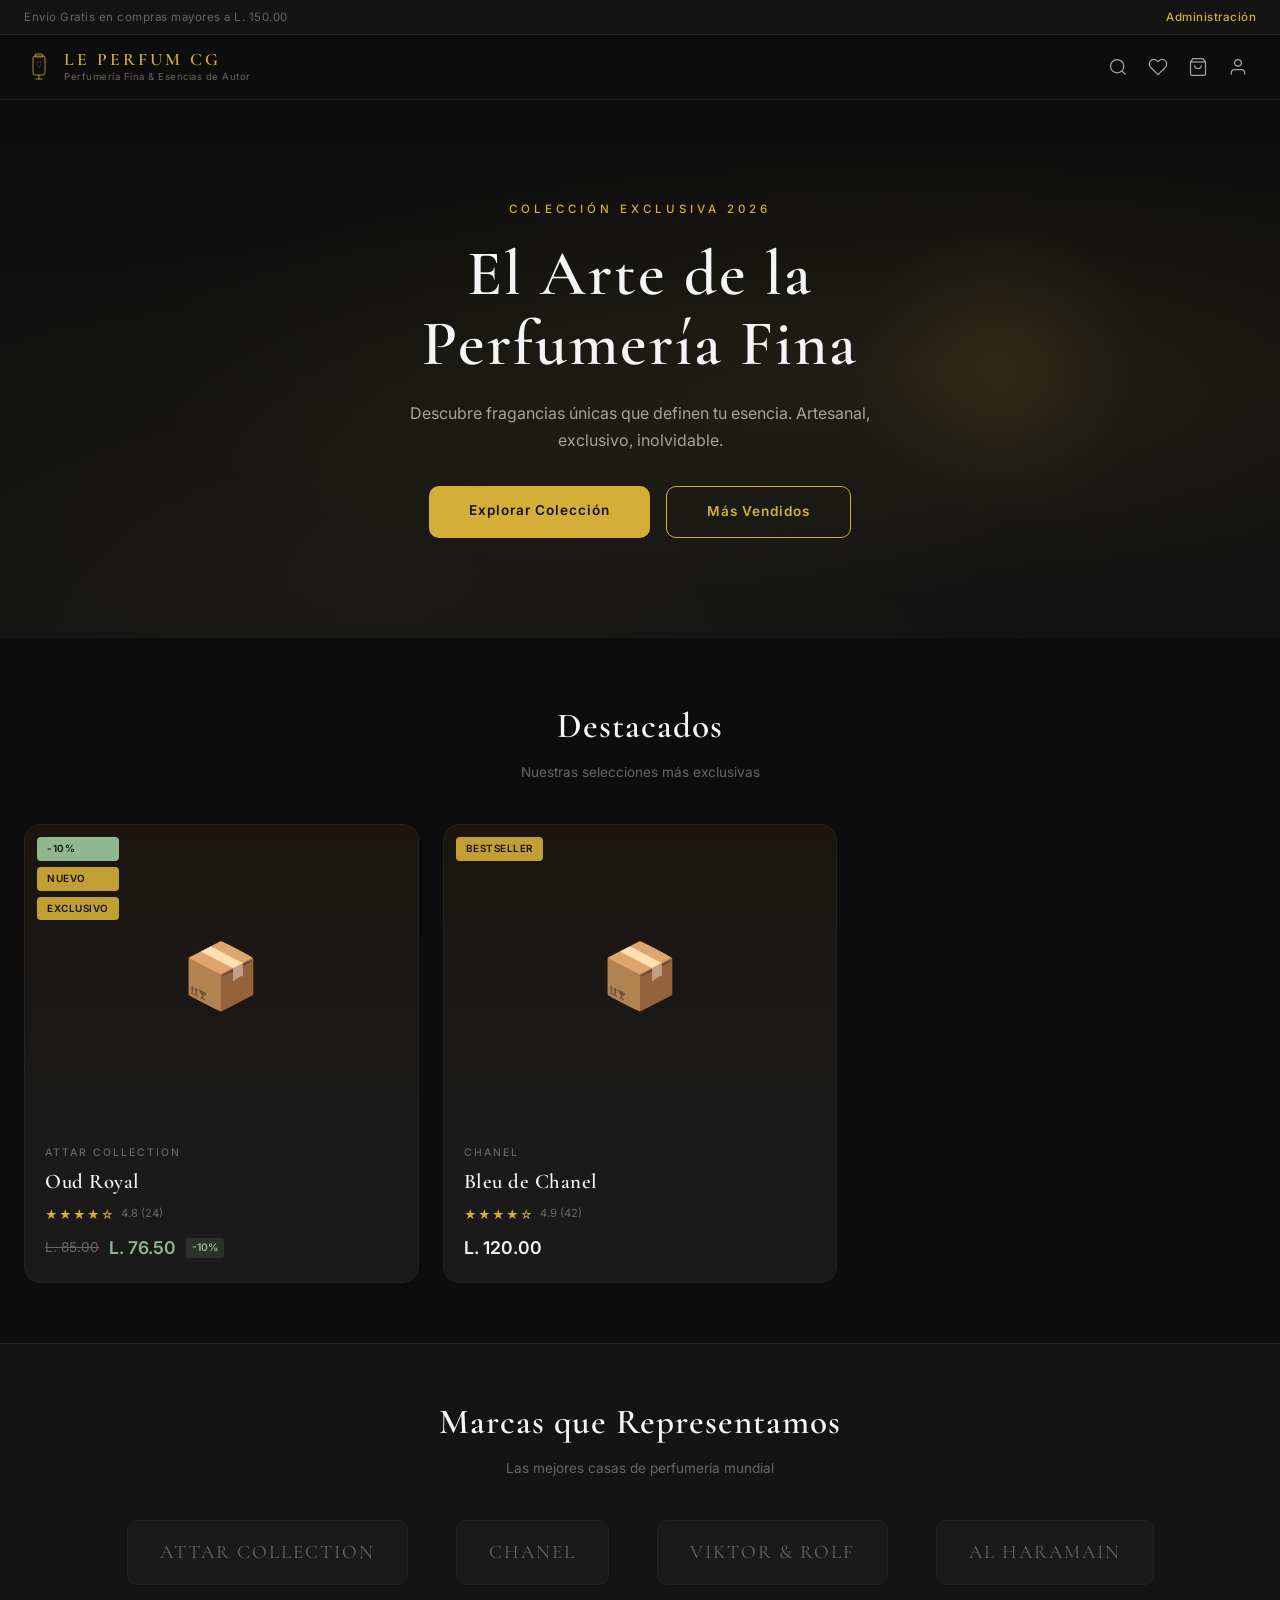
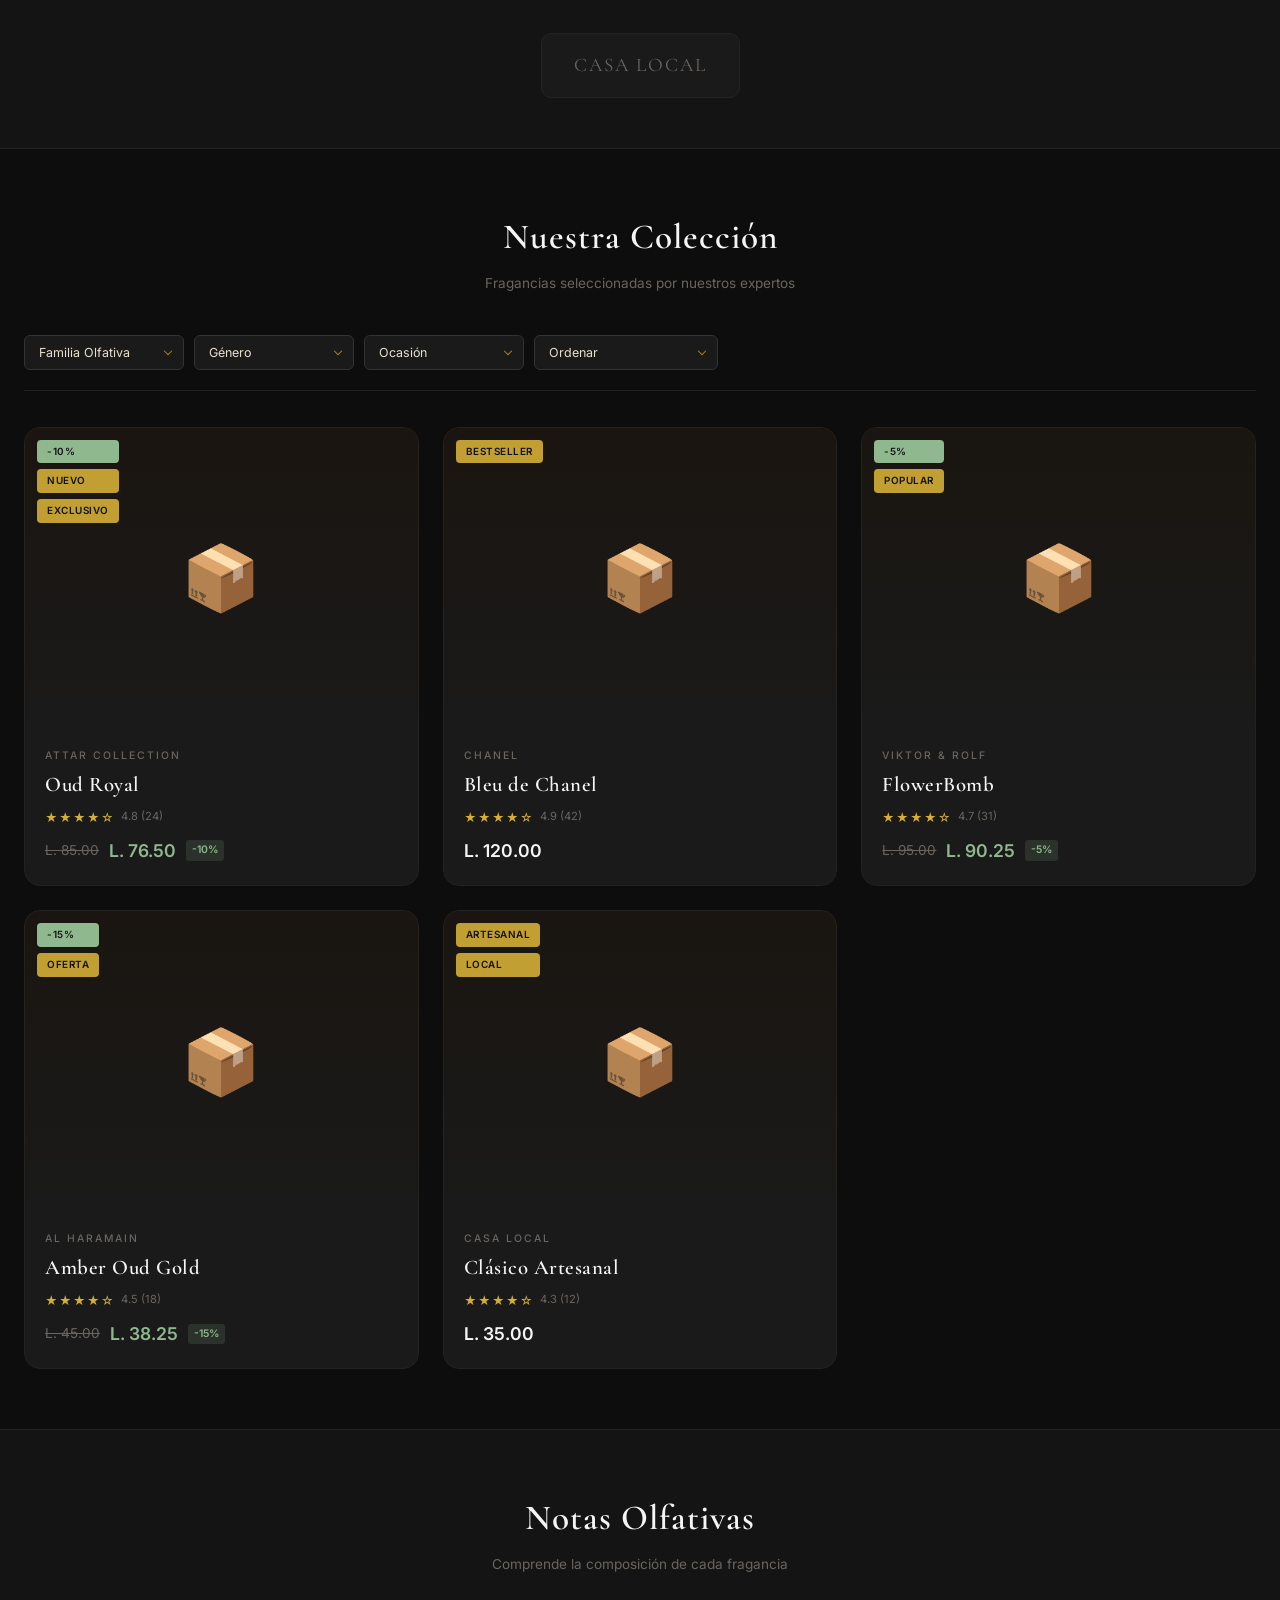
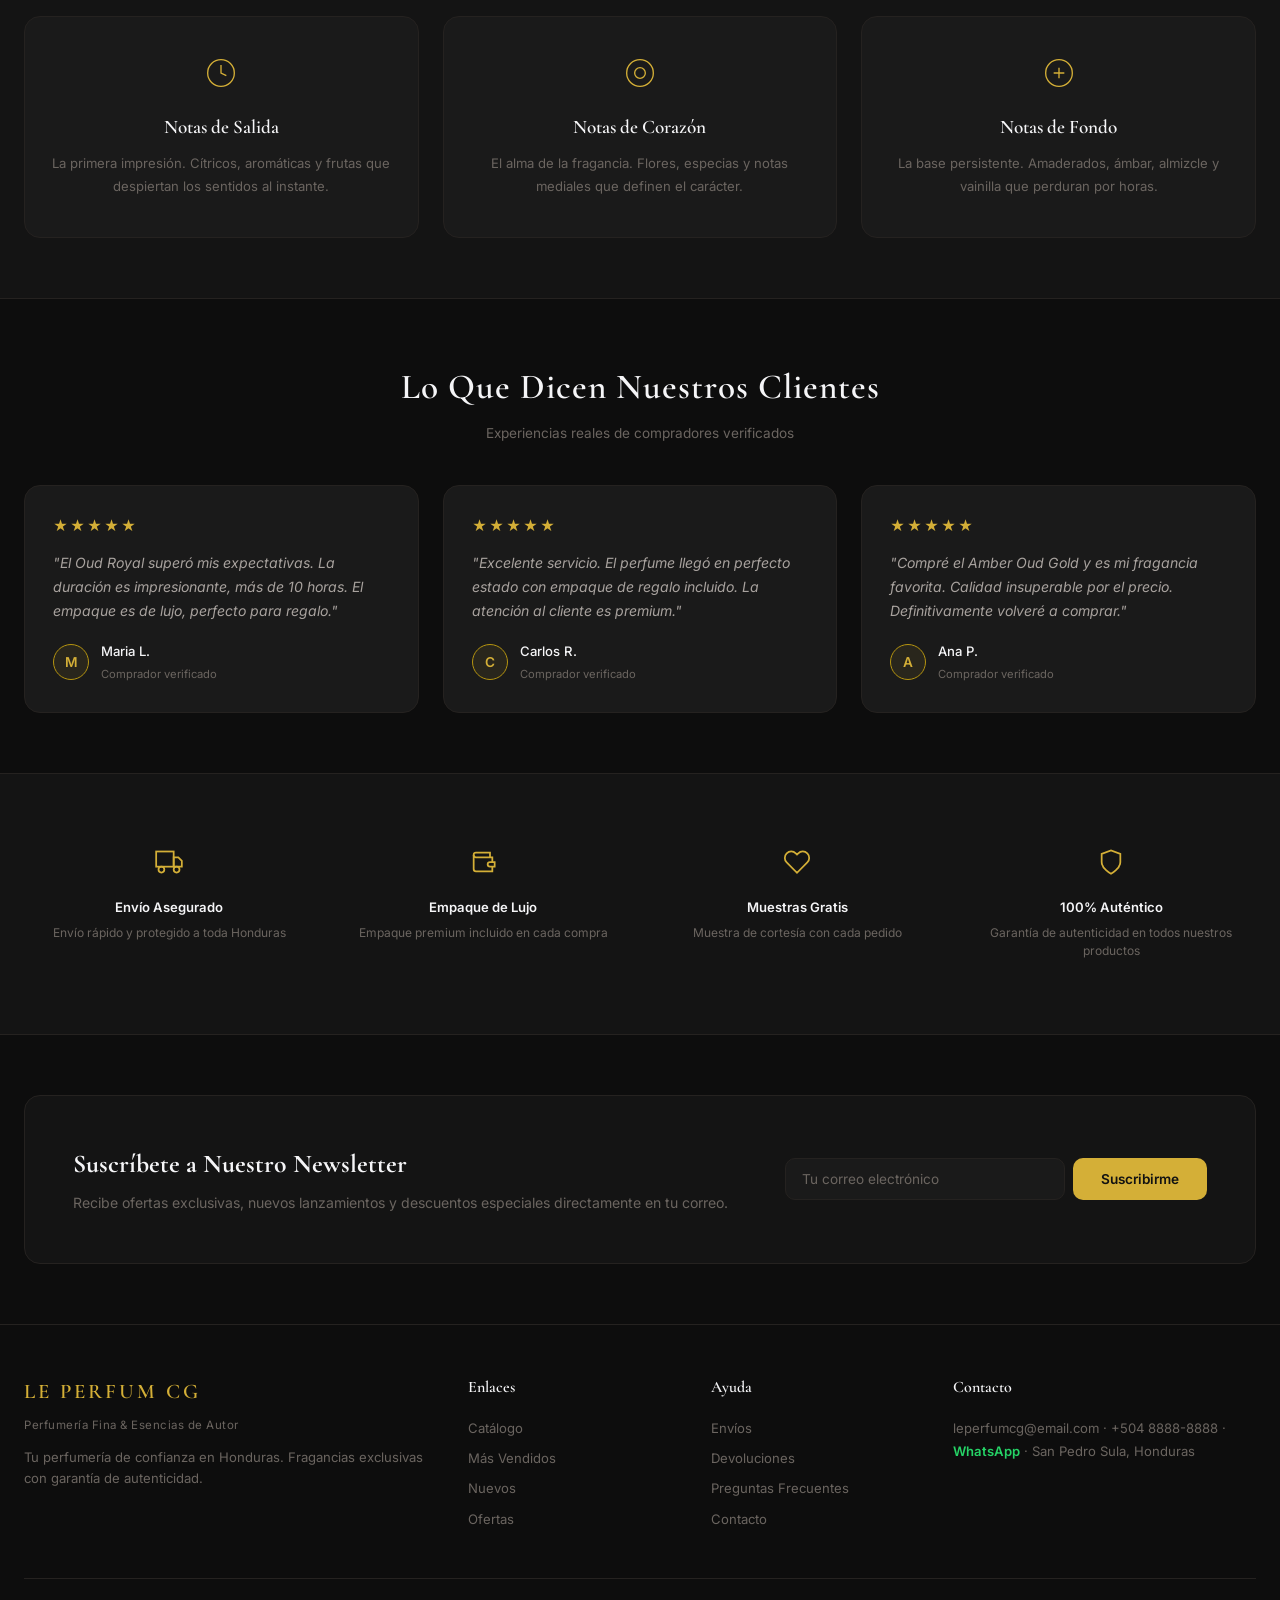
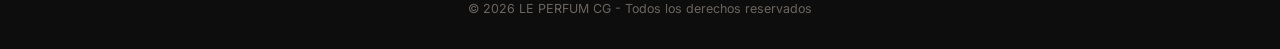
<file: index.html>
<!DOCTYPE html>
<html lang="es">
<head>
    <meta charset="UTF-8">
    <meta name="viewport" content="width=device-width, initial-scale=1.0">
    <title>LE PERFUM CG - Perfumería Fina & Esencias de Autor | Tienda Online Honduras</title>
    <meta name="description" content="Descubre las mejores fragancias árabes, de diseñador y artesanales en Honduras. Envío gratis en compras mayores a L.1,000. LE PERFUM CG - Tu perfumería de confianza.">
    <meta name="keywords" content="perfumes, fragancias, árabe, diseñador, Honduras, San Pedro Sula, ou de parfum, eau de toilette">
    <meta property="og:title" content="LE PERFUM CG - Perfumería Fina & Esencias de Autor">
    <meta property="og:description" content="Las mejores fragancias exclusivas. Envío rápido a toda Honduras.">
    <meta property="og:type" content="website">
    <meta property="og:url" content="https://leperfumcg.github.io/leperfumcg/">
    <meta name="robots" content="index, follow">
    <link rel="canonical" href="https://leperfumcg.github.io/leperfumcg/">
    <link rel="stylesheet" href="styles.css">
    <link href="https://fonts.googleapis.com/css2?family=Cormorant+Garamond:wght@400;500;600;700&family=Inter:wght@300;400;500;600;700&display=swap" rel="stylesheet">
</head>
<body>
    <!-- Toast Container -->
    <div id="toastContainer"></div>

    <!-- Top Bar -->
    <div class="top-bar">
        <div class="container top-bar-inner">
            <span id="topBarMsg">Envío Gratis en compras mayores a L.1,000</span>
            <div class="top-bar-links">
                <a href="admin.html">Administración</a>
            </div>
        </div>
    </div>

    <!-- Header -->
    <header class="header" id="siteHeader">
        <div class="container header-inner">
            <a href="index.html" class="brand">
                <svg class="brand-icon" viewBox="0 0 60 60" fill="none" xmlns="http://www.w3.org/2000/svg">
                    <rect x="18" y="8" width="24" height="38" rx="4" stroke="currentColor" stroke-width="1.5"/>
                    <rect x="22" y="4" width="16" height="6" rx="2" stroke="currentColor" stroke-width="1.5"/>
                    <line x1="30" y1="46" x2="30" y2="54" stroke="currentColor" stroke-width="1.5"/>
                    <line x1="24" y1="54" x2="36" y2="54" stroke="currentColor" stroke-width="1.5" stroke-linecap="round"/>
                    <path d="M26 18 C26 18, 30 22, 34 18 C34 18, 34 28, 30 32 C26 28, 26 18, 26 18Z" stroke="currentColor" stroke-width="1" fill="none" opacity="0.4"/>
                </svg>
                <div class="brand-text">
                    <span class="brand-name" id="headerLogo">LE PERFUM CG</span>
                    <span class="brand-sub" id="headerSlogan">Perfumería Fina & Esencias de Autor</span>
                </div>
            </a>

            <nav class="main-nav" id="mainNav"></nav>

            <div class="header-actions">
                <div class="search-wrapper" id="searchWrapper">
                    <button class="icon-btn" id="searchToggle" title="Buscar">
                        <svg width="20" height="20" viewBox="0 0 24 24" fill="none" stroke="currentColor" stroke-width="1.5"><circle cx="11" cy="11" r="8"/><line x1="21" y1="21" x2="16.65" y2="16.65"/></svg>
                    </button>
                    <div class="search-box" id="searchBox">
                        <input type="text" id="searchInput" placeholder="Buscar perfumes, marcas...">
                        <div class="search-results" id="searchResults"></div>
                    </div>
                </div>

                <button class="icon-btn" id="wishlistBtn" title="Lista de Deseos">
                    <svg width="20" height="20" viewBox="0 0 24 24" fill="none" stroke="currentColor" stroke-width="1.5"><path d="M20.84 4.61a5.5 5.5 0 0 0-7.78 0L12 5.67l-1.06-1.06a5.5 5.5 0 0 0-7.78 7.78l1.06 1.06L12 21.23l7.78-7.78 1.06-1.06a5.5 5.5 0 0 0 0-7.78z"/></svg>
                    <span class="badge-count" id="wishlistCount" style="display:none;">0</span>
                </button>

                <button class="icon-btn" id="cartBtn" title="Carrito">
                    <svg width="20" height="20" viewBox="0 0 24 24" fill="none" stroke="currentColor" stroke-width="1.5"><path d="M6 2L3 6v14a2 2 0 0 0 2 2h14a2 2 0 0 0 2-2V6l-3-4z"/><line x1="3" y1="6" x2="21" y2="6"/><path d="M16 10a4 4 0 0 1-8 0"/></svg>
                    <span class="badge-count" id="cartCount" style="display:none;">0</span>
                </button>

                <button class="icon-btn" id="accountBtnStore" title="Mi Cuenta">
                    <svg width="20" height="20" viewBox="0 0 24 24" fill="none" stroke="currentColor" stroke-width="1.5"><path d="M20 21v-2a4 4 0 0 0-4-4H8a4 4 0 0 0-4 4v2"/><circle cx="12" cy="7" r="4"/></svg>
                </button>

                <button class="icon-btn mobile-menu-toggle" id="mobileMenuToggle">
                    <svg width="20" height="20" viewBox="0 0 24 24" fill="none" stroke="currentColor" stroke-width="1.5"><line x1="3" y1="6" x2="21" y2="6"/><line x1="3" y1="12" x2="21" y2="12"/><line x1="3" y1="18" x2="21" y2="18"/></svg>
                </button>
            </div>
        </div>

        <div class="mobile-nav" id="mobileNav"></div>
    </header>

    <!-- Main Content (changes based on hash routing) -->
    <main id="mainContent">
        <!-- HOME VIEW -->
        <div id="homeView">
            <!-- Hero -->
            <section class="hero" id="heroSection">
                <div class="hero-bg"></div>
                <div class="container hero-content">
                    <p class="hero-eyebrow">Colección Exclusiva 2026</p>
                    <h1 class="hero-title">El Arte de la<br>Perfumería Fina</h1>
                    <p class="hero-desc">Descubre fragancias únicas que definen tu esencia. Artesanal, exclusivo, inolvidable.</p>
                    <div class="hero-actions">
                        <a href="#catalog" class="hero-cta">Explorar Colección</a>
                        <a href="#catalog" class="hero-cta-outline" data-filter="bestseller">Más Vendidos</a>
                    </div>
                </div>
            </section>

            <!-- Featured Products -->
            <section class="catalog-section" id="featuredSection">
                <div class="container">
                    <div class="section-title-wrap">
                        <h2 class="section-title">Destacados</h2>
                        <p class="section-subtitle">Nuestras selecciones más exclusivas</p>
                    </div>
                    <div class="products-grid" id="featuredGrid"></div>
                </div>
            </section>

            <!-- Brands -->
            <section class="brands-section" id="brandsSection">
                <div class="container">
                    <div class="section-title-wrap">
                        <h2 class="section-title">Marcas que Representamos</h2>
                        <p class="section-subtitle">Las mejores casas de perfumería mundial</p>
                    </div>
                    <div class="brands-marquee" id="brandsMarquee"></div>
                </div>
            </section>

            <!-- All Products Catalog -->
            <section class="catalog-section" id="catalog">
                <div class="container">
                    <div class="section-title-wrap">
                        <h2 class="section-title">Nuestra Colección</h2>
                        <p class="section-subtitle">Fragancias seleccionadas por nuestros expertos</p>
                    </div>

                    <div class="filter-bar" id="filterBar">
                        <div class="filter-dropdowns">
                            <div class="filter-select-wrap">
                                <select id="filterOlfactory" class="filter-select" data-filter="olfactory">
                                    <option value="all">Familia Olfativa</option>
                                    <option value="amaderado">Amaderado</option>
                                    <option value="citrico">Cítrico</option>
                                    <option value="floral">Floral</option>
                                    <option value="oriental">Oriental</option>
                                    <option value="gourmand">Gourmand</option>
                                    <option value="cuero">Cuero</option>
                                </select>
                                <span class="filter-dot" id="dotOlfactory"></span>
                            </div>
                            <div class="filter-select-wrap">
                                <select id="filterGender" class="filter-select" data-filter="gender">
                                    <option value="all">Género</option>
                                    <option value="hombre">Hombre</option>
                                    <option value="mujer">Mujer</option>
                                    <option value="unisex">Unisex</option>
                                </select>
                                <span class="filter-dot" id="dotGender"></span>
                            </div>
                            <div class="filter-select-wrap">
                                <select id="filterOccasion" class="filter-select" data-filter="occasion">
                                    <option value="all">Ocasión</option>
                                    <option value="noche">Noche</option>
                                    <option value="diario">Diario</option>
                                    <option value="verano">Verano</option>
                                    <option value="invierno">Invierno</option>
                                </select>
                                <span class="filter-dot" id="dotOccasion"></span>
                            </div>
                            <div class="filter-select-wrap">
                                <select id="filterSort" class="filter-select" data-filter="sort">
                                    <option value="default">Ordenar</option>
                                    <option value="newest">Más recientes</option>
                                    <option value="price-asc">Precio: Menor a Mayor</option>
                                    <option value="price-desc">Precio: Mayor a Menor</option>
                                    <option value="bestselling">Más vendidos</option>
                                    <option value="rating">Mejor valorados</option>
                                </select>
                            </div>
                        </div>
                        <button class="filter-clear" id="clearFilters">Limpiar Filtros</button>
                    </div>

                    <div class="products-grid" id="productsGrid"></div>
                    <p class="no-results" id="noResults" style="display:none;">No se encontraron productos con estos filtros.</p>
                </div>
            </section>

            <!-- Olfactory Notes -->
            <section class="notes-section">
                <div class="container">
                    <div class="section-title-wrap">
                        <h2 class="section-title">Notas Olfativas</h2>
                        <p class="section-subtitle">Comprende la composición de cada fragancia</p>
                    </div>
                    <div class="notes-grid">
                        <div class="note-card">
                            <div class="note-icon">
                                <svg width="32" height="32" viewBox="0 0 24 24" fill="none" stroke="currentColor" stroke-width="1"><path d="M12 2C6.48 2 2 6.48 2 12s4.48 10 10 10 10-4.48 10-10S17.52 2 12 2z"/><path d="M12 6v6l4 2"/></svg>
                            </div>
                            <h3>Notas de Salida</h3>
                            <p>La primera impresión. Cítricos, aromáticas y frutas que despiertan los sentidos al instante.</p>
                        </div>
                        <div class="note-card">
                            <div class="note-icon">
                                <svg width="32" height="32" viewBox="0 0 24 24" fill="none" stroke="currentColor" stroke-width="1"><path d="M12 2C6.48 2 2 6.48 2 12s4.48 10 10 10 10-4.48 10-10S17.52 2 12 2z"/><circle cx="12" cy="12" r="4"/></svg>
                            </div>
                            <h3>Notas de Corazón</h3>
                            <p>El alma de la fragancia. Flores, especias y notas mediales que definen el carácter.</p>
                        </div>
                        <div class="note-card">
                            <div class="note-icon">
                                <svg width="32" height="32" viewBox="0 0 24 24" fill="none" stroke="currentColor" stroke-width="1"><path d="M12 2C6.48 2 2 6.48 2 12s4.48 10 10 10 10-4.48 10-10S17.52 2 12 2z"/><path d="M12 8v8M8 12h8"/></svg>
                            </div>
                            <h3>Notas de Fondo</h3>
                            <p>La base persistente. Amaderados, ámbar, almizcle y vainilla que perduran por horas.</p>
                        </div>
                    </div>
                </div>
            </section>

            <!-- Testimonials -->
            <section class="testimonials-section">
                <div class="container">
                    <div class="section-title-wrap">
                        <h2 class="section-title">Lo Que Dicen Nuestros Clientes</h2>
                        <p class="section-subtitle">Experiencias reales de compradores verificados</p>
                    </div>
                    <div class="testimonials-grid" id="testimonialsGrid">
                        <div class="testimonial-card">
                            <div class="testimonial-stars">&#9733;&#9733;&#9733;&#9733;&#9733;</div>
                            <p class="testimonial-text">"El Oud Royal superó mis expectativas. La duración es impresionante, más de 10 horas. El empaque es de lujo, perfecto para regalo."</p>
                            <div class="testimonial-author">
                                <div class="testimonial-avatar">M</div>
                                <div><strong>Maria L.</strong><span>Comprador verificado</span></div>
                            </div>
                        </div>
                        <div class="testimonial-card">
                            <div class="testimonial-stars">&#9733;&#9733;&#9733;&#9733;&#9733;</div>
                            <p class="testimonial-text">"Excelente servicio. El perfume llegó en perfecto estado con empaque de regalo incluido. La atención al cliente es premium."</p>
                            <div class="testimonial-author">
                                <div class="testimonial-avatar">C</div>
                                <div><strong>Carlos R.</strong><span>Comprador verificado</span></div>
                            </div>
                        </div>
                        <div class="testimonial-card">
                            <div class="testimonial-stars">&#9733;&#9733;&#9733;&#9733;&#9733;</div>
                            <p class="testimonial-text">"Compré el Amber Oud Gold y es mi fragancia favorita. Calidad insuperable por el precio. Definitivamente volveré a comprar."</p>
                            <div class="testimonial-author">
                                <div class="testimonial-avatar">A</div>
                                <div><strong>Ana P.</strong><span>Comprador verificado</span></div>
                            </div>
                        </div>
                    </div>
                </div>
            </section>

            <!-- Benefits -->
            <section class="benefits-section">
                <div class="container">
                    <div class="benefits-grid">
                        <div class="benefit-item">
                            <svg width="28" height="28" viewBox="0 0 24 24" fill="none" stroke="currentColor" stroke-width="1.5"><rect x="1" y="3" width="15" height="13"/><polygon points="16 8 20 8 23 11 23 16 16 16 16 8"/><circle cx="5.5" cy="18.5" r="2.5"/><circle cx="18.5" cy="18.5" r="2.5"/></svg>
                            <h4>Envío Asegurado</h4>
                            <p>Envío rápido y protegido a toda Honduras</p>
                        </div>
                        <div class="benefit-item">
                            <svg width="28" height="28" viewBox="0 0 24 24" fill="none" stroke="currentColor" stroke-width="1.5"><path d="M20 12V8H6a2 2 0 0 1-2-2c0-1.1.9-2 2-2h12v4"/><path d="M4 6v12c0 1.1.9 2 2 2h14v-4"/><path d="M18 12a2 2 0 0 0-2 2c0 1.1.9 2 2 2h4v-4h-4z"/></svg>
                            <h4>Empaque de Lujo</h4>
                            <p>Empaque premium incluido en cada compra</p>
                        </div>
                        <div class="benefit-item">
                            <svg width="28" height="28" viewBox="0 0 24 24" fill="none" stroke="currentColor" stroke-width="1.5"><path d="M20.84 4.61a5.5 5.5 0 0 0-7.78 0L12 5.67l-1.06-1.06a5.5 5.5 0 0 0-7.78 7.78l1.06 1.06L12 21.23l7.78-7.78 1.06-1.06a5.5 5.5 0 0 0 0-7.78z"/></svg>
                            <h4>Muestras Gratis</h4>
                            <p>Muestra de cortesía con cada pedido</p>
                        </div>
                        <div class="benefit-item">
                            <svg width="28" height="28" viewBox="0 0 24 24" fill="none" stroke="currentColor" stroke-width="1.5"><path d="M12 22s8-4 8-10V5l-8-3-8 3v7c0 6 8 10 8 10z"/></svg>
                            <h4>100% Auténtico</h4>
                            <p>Garantía de autenticidad en todos nuestros productos</p>
                        </div>
                    </div>
                </div>
            </section>

            <!-- Newsletter -->
            <section class="newsletter-section">
                <div class="container">
                    <div class="newsletter-inner">
                        <div class="newsletter-text">
                            <h3>Suscríbete a Nuestro Newsletter</h3>
                            <p>Recibe ofertas exclusivas, nuevos lanzamientos y descuentos especiales directamente en tu correo.</p>
                        </div>
                        <form class="newsletter-form" id="newsletterForm">
                            <input type="email" placeholder="Tu correo electrónico" required>
                            <button type="submit">Suscribirme</button>
                        </form>
                    </div>
                </div>
            </section>
        </div>

        <!-- PRODUCT DETAIL VIEW -->
        <div id="productView" style="display:none;"></div>

        <!-- CHECKOUT VIEW -->
        <div id="checkoutView" style="display:none;"></div>

        <!-- ACCOUNT VIEW -->
        <div id="accountView" style="display:none;"></div>
    </main>

    <!-- Product Detail Modal (legacy fallback) -->
    <div class="product-detail" id="productDetail">
        <div class="detail-content">
            <button class="close-btn" id="closeDetail">&times;</button>
            <div class="detail-image" id="detailImage"></div>
            <div class="detail-info">
                <p class="detail-brand" id="detailBrand"></p>
                <h2 id="detailName"></h2>
                <p class="detail-category" id="detailCategory"></p>
                <div class="detail-rating" id="detailRating"></div>
                <p class="detail-description" id="detailDescription"></p>
                <div class="detail-features" id="detailFeatures"></div>
                <div class="detail-notes-section" id="detailNotes"></div>
                <p class="detail-price" id="detailPrice"></p>
                <div class="detail-qty-row">
                    <label>Cantidad</label>
                    <div class="qty-selector">
                        <button class="qty-btn" id="detailQtyMinus">-</button>
                        <span id="detailQtyValue">1</span>
                        <button class="qty-btn" id="detailQtyPlus">+</button>
                    </div>
                </div>
                <div class="detail-actions">
                    <button class="detail-cart-btn" id="detailCartBtn">
                        <svg width="18" height="18" viewBox="0 0 24 24" fill="none" stroke="currentColor" stroke-width="2"><path d="M6 2L3 6v14a2 2 0 0 0 2 2h14a2 2 0 0 0 2-2V6l-3-4z"/><line x1="3" y1="6" x2="21" y2="6"/><path d="M16 10a4 4 0 0 1-8 0"/></svg>
                        Añadir al Carrito
                    </button>
                    <button class="detail-buy-btn" id="detailBuyBtn">Comprar Ahora</button>
                    <button class="detail-wishlist-btn" id="detailWishlistBtn">
                        <svg width="18" height="18" viewBox="0 0 24 24" fill="none" stroke="currentColor" stroke-width="2"><path d="M20.84 4.61a5.5 5.5 0 0 0-7.78 0L12 5.67l-1.06-1.06a5.5 5.5 0 0 0-7.78 7.78l1.06 1.06L12 21.23l7.78-7.78 1.06-1.06a5.5 5.5 0 0 0 0-7.78z"/></svg>
                    </button>
                </div>
                <div class="detail-share">
                    <span>Compartir:</span>
                    <button class="share-btn" data-share="whatsapp">WhatsApp</button>
                    <button class="share-btn" data-share="facebook">Facebook</button>
                    <button class="share-btn" data-share="copy">Copiar enlace</button>
                </div>
            </div>
        </div>
    </div>

    <!-- Cart Slide-Over -->
    <div class="cart-overlay" id="cartOverlay"></div>
    <div class="cart-panel" id="cartPanel">
        <div class="cart-header">
            <h3>Mi Carrito <span id="cartItemCount">(0)</span></h3>
            <button class="cart-close" id="cartClose">&times;</button>
        </div>
        <div class="cart-items" id="cartItems">
            <p class="cart-empty">Tu carrito está vacío</p>
        </div>
        <div class="cart-coupon" id="cartCouponArea" style="display:none;">
            <input type="text" id="couponInput" placeholder="Código de cupón">
            <button id="applyCouponBtn">Aplicar</button>
        </div>
        <div class="cart-footer" id="cartFooter" style="display:none;">
            <div class="cart-summary">
                <div class="cart-summary-row"><span>Subtotal</span><span id="cartSubtotal">L. 0.00</span></div>
                <div class="cart-summary-row" id="cartDiscountRow" style="display:none;"><span>Descuento</span><span id="cartDiscount">- L. 0.00</span></div>
                <div class="cart-summary-row"><span>Envío</span><span id="cartShipping">L. 0.00</span></div>
                <div class="cart-summary-row cart-total-row"><span>Total</span><span id="cartTotal">L. 0.00</span></div>
            </div>
            <button class="cart-checkout-btn" id="cartCheckoutBtn">Finalizar Compra</button>
            <button class="cart-continue-btn" id="cartContinueBtn">Continuar Comprando</button>
        </div>
    </div>

    <!-- Footer -->
    <footer class="footer">
        <div class="container">
            <div class="footer-grid">
                <div class="footer-col">
                    <span class="footer-logo" id="footerLogo">LE PERFUM CG</span>
                    <p class="footer-tagline" id="footerTagline">Perfumería Fina & Esencias de Autor</p>
                    <p class="footer-desc">Tu perfumería de confianza en Honduras. Fragancias exclusivas con garantía de autenticidad.</p>
                    <div class="social-links" id="socialLinks"></div>
                </div>
                <div class="footer-col">
                    <h4>Enlaces</h4>
                    <ul>
                        <li><a href="#catalog">Catálogo</a></li>
                        <li><a href="#catalog" data-filter="bestseller">Más Vendidos</a></li>
                        <li><a href="#catalog" data-filter="new">Nuevos</a></li>
                        <li><a href="#catalog" data-filter="oferta">Ofertas</a></li>
                    </ul>
                </div>
                <div class="footer-col">
                    <h4>Ayuda</h4>
                    <ul>
                        <li><a href="#">Envíos</a></li>
                        <li><a href="#">Devoluciones</a></li>
                        <li><a href="#">Preguntas Frecuentes</a></li>
                        <li><a href="#">Contacto</a></li>
                    </ul>
                </div>
                <div class="footer-col">
                    <h4>Contacto</h4>
                    <p class="contact-info" id="footerContact"></p>
                </div>
            </div>
            <div class="footer-bottom">
                <p id="footerText">&copy; 2026 LE PERFUM CG - Todos los derechos reservados</p>
            </div>
        </div>
    </footer>

    <script src="catalog.js"></script>
    <script src="app.js"></script>
</body>
</html>
</file>
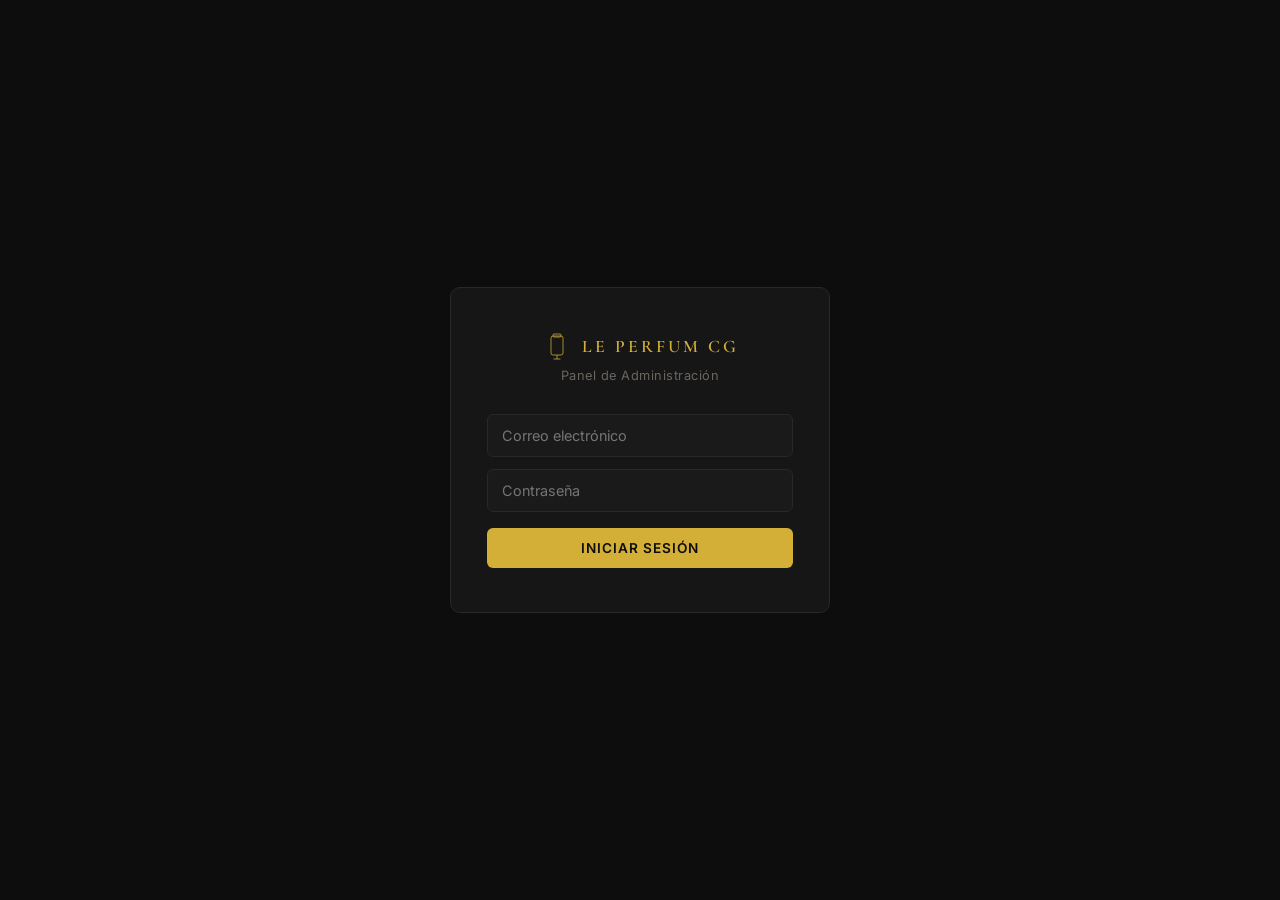
<file: admin.html>
<!DOCTYPE html>
<html lang="es">
<head>
    <meta charset="UTF-8">
    <meta name="viewport" content="width=device-width, initial-scale=1.0">
    <title>LE PERFUM CG - Panel Admin</title>
    <link rel="stylesheet" href="admin.css">
    <link href="https://fonts.googleapis.com/css2?family=Cormorant+Garamond:wght@400;500;600;700&family=Inter:wght@300;400;500;600&display=swap" rel="stylesheet">
</head>
<body>

    <!-- Login -->
    <div class="login-container" id="loginContainer">
        <div class="login-box">
            <div class="login-brand">
                <svg class="login-icon" viewBox="0 0 60 60" fill="none">
                    <rect x="18" y="8" width="24" height="38" rx="4" stroke="currentColor" stroke-width="1.5"/>
                    <rect x="22" y="4" width="16" height="6" rx="2" stroke="currentColor" stroke-width="1.5"/>
                    <line x1="30" y1="46" x2="30" y2="54" stroke="currentColor" stroke-width="1.5"/>
                    <line x1="24" y1="54" x2="36" y2="54" stroke="currentColor" stroke-width="1.5" stroke-linecap="round"/>
                </svg>
                <span>LE PERFUM CG</span>
            </div>
            <p class="login-subtitle">Panel de Administración</p>
            <form id="loginForm">
                <input type="email" id="loginEmail" placeholder="Correo electrónico" required>
                <input type="password" id="loginPassword" placeholder="Contraseña" required>
                <button type="submit">Iniciar Sesión</button>
            </form>
        </div>
    </div>

    <!-- Admin Shell -->
    <div class="admin-shell" id="adminShell" style="display:none;">

        <!-- Sidebar -->
        <aside class="sidebar" id="sidebar">
            <div class="sidebar-brand">
                <svg width="24" height="24" viewBox="0 0 60 60" fill="none">
                    <rect x="18" y="8" width="24" height="38" rx="4" stroke="currentColor" stroke-width="1.5"/>
                    <rect x="22" y="4" width="16" height="6" rx="2" stroke="currentColor" stroke-width="1.5"/>
                    <line x1="30" y1="46" x2="30" y2="54" stroke="currentColor" stroke-width="1.5"/>
                    <line x1="24" y1="54" x2="36" y2="54" stroke="currentColor" stroke-width="1.5" stroke-linecap="round"/>
                </svg>
                <span class="sidebar-brand-text">LE PERFUM CG</span>
            </div>

            <nav class="sidebar-nav" id="sidebarNav">
                <button class="sidebar-link active" data-section="dashboard">
                    <svg width="18" height="18" viewBox="0 0 24 24" fill="none" stroke="currentColor" stroke-width="2"><rect x="3" y="3" width="7" height="7"/><rect x="14" y="3" width="7" height="7"/><rect x="3" y="14" width="7" height="7"/><rect x="14" y="14" width="7" height="7"/></svg>
                    <span>Dashboard</span>
                </button>
                <button class="sidebar-link" data-section="products">
                    <svg width="18" height="18" viewBox="0 0 24 24" fill="none" stroke="currentColor" stroke-width="2"><path d="M20.84 4.61a5.5 5.5 0 0 0-7.78 0L12 5.67l-1.06-1.06a5.5 5.5 0 0 0-7.78 7.78l1.06 1.06L12 21.23l7.78-7.78 1.06-1.06a5.5 5.5 0 0 0 0-7.78z"/></svg>
                    <span>Productos</span>
                </button>
                <button class="sidebar-link" data-section="orders">
                    <svg width="18" height="18" viewBox="0 0 24 24" fill="none" stroke="currentColor" stroke-width="2"><path d="M6 2L3 6v14a2 2 0 0 0 2 2h14a2 2 0 0 0 2-2V6l-3-4z"/><line x1="3" y1="6" x2="21" y2="6"/><path d="M16 10a4 4 0 0 1-8 0"/></svg>
                    <span>Pedidos</span>
                </button>
                <button class="sidebar-link" data-section="customers">
                    <svg width="18" height="18" viewBox="0 0 24 24" fill="none" stroke="currentColor" stroke-width="2"><path d="M17 21v-2a4 4 0 0 0-4-4H5a4 4 0 0 0-4 4v2"/><circle cx="9" cy="7" r="4"/></svg>
                    <span>Clientes</span>
                </button>
                <button class="sidebar-link" data-section="users">
                    <svg width="18" height="18" viewBox="0 0 24 24" fill="none" stroke="currentColor" stroke-width="2"><path d="M12 22s8-4 8-10V5l-8-3-8 3v7c0 6 8 10 8 10z"/></svg>
                    <span>Usuarios</span>
                </button>
                <div class="sidebar-divider"></div>
                <button class="sidebar-link" data-section="coupons">
                    <svg width="18" height="18" viewBox="0 0 24 24" fill="none" stroke="currentColor" stroke-width="2"><path d="M20 12V8H6a2 2 0 0 1-2-2c0-1.1.9-2 2-2h12v4"/><path d="M4 6v12c0 1.1.9 2 2 2h14v-4"/><path d="M18 12a2 2 0 0 0-2 2c0 1.1.9 2 2 2"/></svg>
                    <span>Cupones</span>
                </button>
                <button class="sidebar-link" data-section="banners">
                    <svg width="18" height="18" viewBox="0 0 24 24" fill="none" stroke="currentColor" stroke-width="2"><rect x="2" y="3" width="20" height="14" rx="2"/><line x1="8" y1="21" x2="16" y2="21"/><line x1="12" y1="17" x2="12" y2="21"/></svg>
                    <span>Banners</span>
                </button>
                <button class="sidebar-link" data-section="reviews">
                    <svg width="18" height="18" viewBox="0 0 24 24" fill="none" stroke="currentColor" stroke-width="2"><polygon points="12 2 15.09 8.26 22 9.27 17 14.14 18.18 21.02 12 17.77 5.82 21.02 7 14.14 2 9.27 8.91 8.26 12 2"/></svg>
                    <span>Reseñas</span>
                </button>
                <div class="sidebar-divider"></div>
                <button class="sidebar-link" data-section="inventory">
                    <svg width="18" height="18" viewBox="0 0 24 24" fill="none" stroke="currentColor" stroke-width="2"><path d="M21 16V8a2 2 0 0 0-1-1.73l-7-4a2 2 0 0 0-2 0l-7 4A2 2 0 0 0 3 8v8a2 2 0 0 0 1 1.73l7 4a2 2 0 0 0 2 0l7-4A2 2 0 0 0 21 16z"/><polyline points="3.27 6.96 12 12.01 20.73 6.96"/><line x1="12" y1="22.08" x2="12" y2="12"/></svg>
                    <span>Inventario</span>
                </button>
                <button class="sidebar-link" data-section="reports">
                    <svg width="18" height="18" viewBox="0 0 24 24" fill="none" stroke="currentColor" stroke-width="2"><line x1="18" y1="20" x2="18" y2="10"/><line x1="12" y1="20" x2="12" y2="4"/><line x1="6" y1="20" x2="6" y2="14"/></svg>
                    <span>Reportes</span>
                </button>
                <button class="sidebar-link" data-section="business">
                    <svg width="18" height="18" viewBox="0 0 24 24" fill="none" stroke="currentColor" stroke-width="2"><circle cx="12" cy="12" r="3"/><path d="M19.4 15a1.65 1.65 0 0 0 .33 1.82l.06.06a2 2 0 1 1-2.83 2.83l-.06-.06A1.65 1.65 0 0 0 15 19.4a1.65 1.65 0 0 0-1 1.51V21a2 2 0 1 1-4 0v-.09A1.65 1.65 0 0 0 9 19.4a1.65 1.65 0 0 0-1.82.33l-.06.06a2 2 0 1 1-2.83-2.83l.06-.06A1.65 1.65 0 0 0 4.68 15a1.65 1.65 0 0 0-1.51-1H3a2 2 0 1 1 0-4h.09A1.65 1.65 0 0 0 4.6 9a1.65 1.65 0 0 0-.33-1.82l-.06-.06a2 2 0 1 1 2.83-2.83l.06.06A1.65 1.65 0 0 0 9 4.68V3a2 2 0 1 1 4 0v.09A1.65 1.65 0 0 0 14 4.68a1.65 1.65 0 0 0 1.82-.33l.06-.06a2 2 0 1 1 2.83 2.83l-.06.06A1.65 1.65 0 0 0 19.4 9V9a1.65 1.65 0 0 0 1.51 1H21a2 2 0 1 1 0 4h-.09a1.65 1.65 0 0 0-1.51 1z"/></svg>
                    <span>Mi Negocio</span>
                </button>
            </nav>

            <div class="sidebar-footer">
                <a href="index.html" class="sidebar-view-site" target="_blank">
                    <svg width="14" height="14" viewBox="0 0 24 24" fill="none" stroke="currentColor" stroke-width="2"><path d="M18 13v6a2 2 0 0 1-2 2H5a2 2 0 0 1-2-2V8a2 2 0 0 1 2-2h6"/><polyline points="15 3 21 3 21 9"/><line x1="10" y1="14" x2="21" y2="3"/></svg>
                    Ver Tienda
                </a>
            </div>
        </aside>

        <!-- Mobile Header -->
        <header class="mobile-header" id="mobileHeader">
            <button class="hamburger" id="sidebarToggle">
                <span></span><span></span><span></span>
            </button>
            <div class="mobile-brand">LE PERFUM CG</div>
            <div class="mobile-actions">
                <button class="btn-add" id="mobileAddBtn">+</button>
                <div class="account-menu" id="accountMenuMobile">
                    <button class="account-btn" id="accountBtnMobile"><div class="account-avatar" id="avatarMobile">A</div></button>
                    <div class="account-dropdown" id="accountDropdownMobile">
                        <div class="dropdown-user-info"><div class="dropdown-avatar" id="ddAvatarMobile">A</div><div><div class="dropdown-name" id="ddNameMobile">Admin</div><div class="dropdown-email" id="ddEmailMobile"></div></div></div>
                        <div class="dropdown-divider"></div>
                        <button class="dropdown-item" id="profileBtnMobile"><svg width="14" height="14" viewBox="0 0 24 24" fill="none" stroke="currentColor" stroke-width="2"><path d="M20 21v-2a4 4 0 0 0-4-4H8a4 4 0 0 0-4 4v2"/><circle cx="12" cy="7" r="4"/></svg> Perfil</button>
                        <button class="dropdown-item dropdown-logout" id="logoutBtnMobile"><svg width="14" height="14" viewBox="0 0 24 24" fill="none" stroke="currentColor" stroke-width="2"><path d="M9 21H5a2 2 0 0 1-2-2V5a2 2 0 0 1 2-2h4"/><polyline points="16 17 21 12 16 7"/><line x1="21" y1="12" x2="9" y2="12"/></svg> Salir</button>
                    </div>
                </div>
            </div>
        </header>

        <!-- Main Content -->
        <main class="admin-main" id="adminMain">

            <!-- Top bar -->
            <div class="topbar">
                <div class="topbar-title" id="topbarTitle">Dashboard</div>
                <div class="topbar-actions">
                    <button class="btn-add" id="addNewBtn"><span>+</span> Nuevo</button>
                    <div class="account-menu" id="accountMenu">
                        <button class="account-btn" id="accountBtn"><div class="account-avatar" id="accountAvatar">A</div></button>
                        <div class="account-dropdown" id="accountDropdown">
                            <div class="dropdown-user-info"><div class="dropdown-avatar" id="dropdownAvatar">A</div><div><div class="dropdown-name" id="dropdownName">Admin</div><div class="dropdown-email" id="dropdownEmail"></div></div></div>
                            <div class="dropdown-divider"></div>
                            <button class="dropdown-item" id="profileBtn"><svg width="14" height="14" viewBox="0 0 24 24" fill="none" stroke="currentColor" stroke-width="2"><path d="M20 21v-2a4 4 0 0 0-4-4H8a4 4 0 0 0-4 4v2"/><circle cx="12" cy="7" r="4"/></svg> Perfil</button>
                            <div class="dropdown-divider"></div>
                            <button class="dropdown-item dropdown-logout" id="logoutBtn"><svg width="14" height="14" viewBox="0 0 24 24" fill="none" stroke="currentColor" stroke-width="2"><path d="M9 21H5a2 2 0 0 1-2-2V5a2 2 0 0 1 2-2h4"/><polyline points="16 17 21 12 16 7"/><line x1="21" y1="12" x2="9" y2="12"/></svg> Salir</button>
                        </div>
                    </div>
                </div>
            </div>

            <!-- ======================== DASHBOARD ======================== -->
            <section class="admin-section" id="dashboardSection">
                <div class="stats-grid">
                    <div class="stat-card"><div class="stat-icon" style="background:var(--accent-bg);color:var(--accent);"><svg width="20" height="20" viewBox="0 0 24 24" fill="none" stroke="currentColor" stroke-width="2"><path d="M20.84 4.61a5.5 5.5 0 0 0-7.78 0L12 5.67l-1.06-1.06a5.5 5.5 0 0 0-7.78 7.78l1.06 1.06L12 21.23l7.78-7.78 1.06-1.06a5.5 5.5 0 0 0 0-7.78z"/></svg></div><div class="stat-info"><div class="stat-value" id="statProducts">0</div><div class="stat-label">Productos</div></div></div>
                    <div class="stat-card"><div class="stat-icon" style="background:var(--green-dim);color:var(--green);"><svg width="20" height="20" viewBox="0 0 24 24" fill="none" stroke="currentColor" stroke-width="2"><path d="M6 2L3 6v14a2 2 0 0 0 2 2h14a2 2 0 0 0 2-2V6l-3-4z"/><line x1="3" y1="6" x2="21" y2="6"/><path d="M16 10a4 4 0 0 1-8 0"/></svg></div><div class="stat-info"><div class="stat-value" id="statOrders">0</div><div class="stat-label">Pedidos</div></div></div>
                    <div class="stat-card"><div class="stat-icon" style="background:rgba(100,149,237,0.15);color:#6495ED;"><svg width="20" height="20" viewBox="0 0 24 24" fill="none" stroke="currentColor" stroke-width="2"><path d="M17 21v-2a4 4 0 0 0-4-4H5a4 4 0 0 0-4 4v2"/><circle cx="9" cy="7" r="4"/></svg></div><div class="stat-info"><div class="stat-value" id="statCustomers">0</div><div class="stat-label">Clientes</div></div></div>
                    <div class="stat-card"><div class="stat-icon" style="background:var(--amber-dim);color:var(--accent);"><svg width="20" height="20" viewBox="0 0 24 24" fill="none" stroke="currentColor" stroke-width="2"><line x1="12" y1="1" x2="12" y2="23"/><path d="M17 5H9.5a3.5 3.5 0 0 0 0 7h5a3.5 3.5 0 0 1 0 7H6"/></svg></div><div class="stat-info"><div class="stat-value" id="statRevenue">L. 0</div><div class="stat-label">Ingresos</div></div></div>
                </div>
                <div class="dashboard-grid">
                    <div class="dashboard-card">
                        <h3 class="dashboard-card-title">Pedidos Recientes</h3>
                        <div id="recentOrdersList" class="dashboard-list"></div>
                    </div>
                    <div class="dashboard-card">
                        <h3 class="dashboard-card-title">Productos con Poco Stock</h3>
                        <div id="lowStockList" class="dashboard-list"></div>
                    </div>
                </div>
            </section>

            <!-- ======================== PRODUCTS ======================== -->
            <section class="admin-section" id="productsSection" style="display:none;">
                <div class="section-header">
                    <h2>Mis Productos</h2>
                    <div class="section-header-actions">
                        <button class="btn-secondary" id="exportDataBtn">Exportar</button>
                        <button class="btn-secondary" id="importDataBtn">Importar</button>
                        <input type="file" id="importFileInput" accept=".json" style="display:none;">
                    </div>
                </div>
                <div class="filters-bar">
                    <div class="filter-group"><label>Tipo</label><select id="filterType" class="filter-select"><option value="all">Todos</option><option value="arabe">Árabe</option><option value="disenador">Diseñador</option><option value="replica">Réplica</option><option value="artesanal">Artesanal</option></select></div>
                    <div class="filter-group"><label>Género</label><select id="filterGender" class="filter-select"><option value="all">Todos</option><option value="hombre">Hombre</option><option value="mujer">Mujer</option><option value="unisex">Unisex</option></select></div>
                </div>
                <div class="products-table"><table><thead><tr><th>Foto</th><th>Nombre</th><th>Tipo</th><th>Género</th><th>Precio</th><th>Dto.</th><th>SKU</th><th>Stock</th><th>Condición</th><th>Olfativa</th><th>Ocasión</th><th>Acciones</th></tr></thead><tbody id="productsTableBody"></tbody></table></div>
                <div class="empty-state" id="emptyProducts" style="display:none;"><p>No hay productos aún. Crea tu primer producto.</p></div>
            </section>

            <!-- ======================== PRODUCT FORM ======================== -->
            <section class="admin-section" id="formSection" style="display:none;">
                <div class="section-header"><h2 id="formTitle">Agregar Producto</h2></div>
                <form class="product-form" id="productForm">
                    <input type="hidden" id="productId">
                    <div class="form-group"><label>Foto del Producto</label><div class="image-upload" id="imageUpload"><div class="image-preview" id="imagePreview"><svg width="32" height="32" viewBox="0 0 24 24" fill="none" stroke="currentColor" stroke-width="1" opacity="0.3"><rect x="3" y="3" width="18" height="18" rx="2"/><circle cx="8.5" cy="8.5" r="1.5"/><polyline points="21 15 16 10 5 21"/></svg></div><input type="file" id="productImage" accept="image/*" hidden></div><button type="button" class="btn-remove-image" id="removeImage" style="display:none;">Quitar imagen</button></div>
                    <div class="form-row"><div class="form-group"><label>Nombre</label><input type="text" id="productName" required placeholder="Ej: Oud Royal"></div><div class="form-group"><label>Marca</label><input type="text" id="productBrand" placeholder="Ej: Attar Collection"></div></div>
                    <div class="form-group" id="typeGroup"><label>Tipo</label><div class="checkbox-group"><label class="checkbox-label"><input type="checkbox" name="productType" value="arabe"><span class="checkbox-custom"></span>Árabe</label><label class="checkbox-label"><input type="checkbox" name="productType" value="disenador"><span class="checkbox-custom"></span>Diseñador</label><label class="checkbox-label"><input type="checkbox" name="productType" value="replica"><span class="checkbox-custom"></span>Réplica</label><label class="checkbox-label"><input type="checkbox" name="productType" value="artesanal"><span class="checkbox-custom"></span>Artesanal</label></div></div>
                    <div class="form-group" id="genderGroup"><label>Género</label><select id="productGender"><option value="unisex">Unisex</option><option value="hombre">Hombre</option><option value="mujer">Mujer</option></select></div>
                    <div class="form-row"><div class="form-group"><label>Familia Olfativa</label><select id="productOlfactory"><option value="">Seleccionar...</option><option value="amaderado">Amaderado</option><option value="citrico">Cítrico</option><option value="floral">Floral</option><option value="oriental">Oriental</option><option value="gourmand">Gourmand</option><option value="cuero">Cuero</option></select></div><div class="form-group"><label>Ocasión</label><select id="productOccasion"><option value="">Seleccionar...</option><option value="noche">Noche</option><option value="diario">Diario</option><option value="verano">Verano</option><option value="invierno">Invierno</option></select></div></div>
                    <div class="form-row"><div class="form-group"><label>Notas de Salida</label><input type="text" id="productNotesTop" placeholder="Ej: Limón, Bergamota"></div><div class="form-group"><label>Notas de Corazón</label><input type="text" id="productNotesHeart" placeholder="Ej: Jazmín, Rosa"></div></div>
                    <div class="form-group"><label>Notas de Fondo</label><input type="text" id="productNotesBase" placeholder="Ej: Ámbar, Sándalo, Almizcle"></div>
                    <div class="form-row"><div class="form-group"><label>Precio (L.)</label><input type="number" id="productPrice" required placeholder="0.00" step="0.01" min="0"></div><div class="form-group"><label>Descuento (%)</label><input type="number" id="productDiscount" placeholder="0" min="0" max="100" value="0"></div></div>
                    <div class="form-row"><div class="form-group"><label>SKU</label><input type="text" id="productSku" placeholder="Ej: PERF-001"></div><div class="form-group"><label>Stock</label><input type="number" id="productStock" placeholder="0" min="0" value="0"></div><div class="form-group"><label>Condición</label><select id="productCondition"><option value="new">Nuevo</option><option value="used">Usado</option></select></div></div>
                    <div class="form-row"><div class="form-group"><label>Tamaño</label><input type="text" id="productSize" placeholder="Ej: 50ml, 100ml"></div><div class="form-group"><label>Concentración</label><input type="text" id="productConcentration" placeholder="Ej: Eau de Parfum"></div><div class="form-group"><label>Origen</label><input type="text" id="productOrigin" placeholder="Ej: Francia, UAE"></div></div>
                    <div class="form-group"><div class="description-header"><label>Descripción</label><button type="button" id="regenerateDesc" class="btn-regenerate">Regenerar</button></div><textarea id="productDescription" rows="3" placeholder="Se genera automáticamente..."></textarea></div>
                    <div class="form-group"><label>Características (una por línea)</label><textarea id="productFeatures" rows="3" placeholder="50ml&#10;Duración: 8-12 horas"></textarea></div>
                    <div class="form-group"><label>Etiquetas (separadas por coma)</label><input type="text" id="productTags" placeholder="nuevo, exclusivo, oferta"></div>
                    <div class="form-actions"><button type="button" class="btn-secondary" id="cancelBtn">Cancelar</button><button type="submit" class="btn-primary">Guardar Producto</button></div>
                </form>
            </section>

            <!-- ======================== ORDERS ======================== -->
            <section class="admin-section" id="ordersSection" style="display:none;">
                <div class="section-header"><h2>Pedidos</h2></div>
                <div class="filters-bar">
                    <div class="filter-group"><label>Estado</label><select id="filterOrderStatus" class="filter-select"><option value="all">Todos</option><option value="pendiente">Pendiente</option><option value="confirmado">Confirmado</option><option value="preparando">Preparando</option><option value="enviado">Enviado</option><option value="entregado">Entregado</option><option value="cancelado">Cancelado</option></select></div>
                </div>
                <div class="products-table"><table><thead><tr><th>#ID</th><th>Cliente</th><th>Teléfono</th><th>Productos</th><th>Total</th><th>Estado</th><th>Fecha</th><th>Acciones</th></tr></thead><tbody id="ordersTableBody"></tbody></table></div>
                <div class="empty-state" id="emptyOrders" style="display:none;"><p>No hay pedidos aún.</p></div>
            </section>

            <!-- ======================== CUSTOMERS ======================== -->
            <section class="admin-section" id="customersSection" style="display:none;">
                <div class="section-header"><h2>Clientes</h2></div>
                <div class="products-table"><table><thead><tr><th>Nombre</th><th>Correo</th><th>Teléfono</th><th>Pedidos</th><th>Total Gastado</th><th>Registro</th></tr></thead><tbody id="customersTableBody"></tbody></table></div>
                <div class="empty-state" id="emptyCustomers" style="display:none;"><p>No hay clientes registrados.</p></div>
            </section>

            <!-- ======================== USERS ======================== -->
            <section class="admin-section" id="usersSection" style="display:none;">
                <div class="section-header"><h2>Usuarios</h2><button class="btn-primary" id="addUserBtn">+ Nuevo</button></div>
                <div class="category-form-box" id="userFormBox" style="display:none;"><h3 id="userFormTitle">Nuevo Usuario</h3><input type="hidden" id="editUserId"><div class="form-group"><label>Correo</label><input type="email" id="userEmail" placeholder="correo@ejemplo.com" required></div><div class="form-group"><label>Contraseña</label><input type="password" id="userPassword" placeholder="Mínimo 6 caracteres" required></div><div class="form-group"><label>Nombre</label><input type="text" id="userName" placeholder="Nombre" required></div><div class="form-group"><label>Rol</label><select id="userRole"><option value="editor">Editor</option><option value="admin">Administrador</option></select></div><div class="form-actions"><button type="button" class="btn-primary" id="saveUserBtn">Guardar</button><button type="button" class="btn-secondary" id="cancelUserBtn">Cancelar</button></div></div>
                <div class="categories-list" id="usersList"></div>
            </section>

            <!-- ======================== COUPONS ======================== -->
            <section class="admin-section" id="couponsSection" style="display:none;">
                <div class="section-header"><h2>Cupones</h2><button class="btn-primary" id="addCouponBtn">+ Nuevo</button></div>
                <div class="category-form-box" id="couponFormBox" style="display:none;"><input type="hidden" id="editCouponId"><div class="form-row"><div class="form-group"><label>Código</label><input type="text" id="couponCode" placeholder="Ej: VERANO20" required style="text-transform:uppercase;"></div><div class="form-group"><label>Tipo</label><select id="couponType"><option value="percent">Porcentaje (%)</option><option value="fixed">Monto Fijo (L.)</option></select></div></div><div class="form-row"><div class="form-group"><label>Valor</label><input type="number" id="couponValue" placeholder="Ej: 10" min="0" required></div><div class="form-group"><label>Compra Mínima (L.)</label><input type="number" id="couponMinOrder" placeholder="0" min="0" value="0"></div></div><div class="form-group"><label>Expira</label><input type="date" id="couponExpiry"></div><div class="form-actions"><button type="button" class="btn-secondary" id="cancelCouponBtn">Cancelar</button><button type="button" class="btn-primary" id="saveCouponBtn">Guardar</button></div></div>
                <div class="categories-list" id="couponsList"></div>
                <div class="empty-state" id="emptyCoupons" style="display:none;"><p>No hay cupones creados.</p></div>
            </section>

            <!-- ======================== BANNERS ======================== -->
            <section class="admin-section" id="bannersSection" style="display:none;">
                <div class="section-header"><h2>Banners</h2><button class="btn-primary" id="addBannerBtn">+ Nuevo</button></div>
                <div class="category-form-box" id="bannerFormBox" style="display:none;"><input type="hidden" id="editBannerId"><div class="form-group"><label>Título</label><input type="text" id="bannerTitle" placeholder="Ej: Ofertas de Verano" required></div><div class="form-group"><label>Subtítulo</label><input type="text" id="bannerSubtitle" placeholder="Ej: Hasta 30% de descuento"></div><div class="form-group"><label>Texto del Botón</label><input type="text" id="bannerBtnText" placeholder="Ej: Ver Ofertas"></div><div class="form-group"><label>URL del Botón</label><input type="text" id="bannerBtnUrl" placeholder="Ej: #catalog"></div><div class="form-group"><label>URL de Imagen de Fondo (opcional)</label><input type="url" id="bannerImage" placeholder="https://..."></div><div class="form-actions"><button type="button" class="btn-secondary" id="cancelBannerBtn">Cancelar</button><button type="button" class="btn-primary" id="saveBannerBtn">Guardar</button></div></div>
                <div class="categories-list" id="bannersList"></div>
                <div class="empty-state" id="emptyBanners" style="display:none;"><p>No hay banners creados.</p></div>
            </section>

            <!-- ======================== REVIEWS ======================== -->
            <section class="admin-section" id="reviewsSection" style="display:none;">
                <div class="section-header"><h2>Reseñas</h2></div>
                <div class="filters-bar"><div class="filter-group"><label>Producto</label><select id="filterReviewProduct" class="filter-select"><option value="all">Todos</option></select></div></div>
                <div class="categories-list" id="reviewsList"></div>
                <div class="empty-state" id="emptyReviews" style="display:none;"><p>No hay reseñas aún.</p></div>
            </section>

            <!-- ======================== INVENTORY ======================== -->
            <section class="admin-section" id="inventorySection" style="display:none;">
                <div class="section-header"><h2>Inventario</h2></div>
                <div class="filters-bar"><div class="filter-group"><label>Stock</label><select id="filterInventoryStock" class="filter-select"><option value="all">Todos</option><option value="out">Agotados (0)</option><option value="low">Bajo stock (1-5)</option><option value="ok">En stock (6+)</option></select></div></div>
                <div class="products-table"><table><thead><tr><th>Producto</th><th>SKU</th><th>Stock Actual</th><th>Estado</th><th>Acciones</th></tr></thead><tbody id="inventoryTableBody"></tbody></table></div>
            </section>

            <!-- ======================== REPORTS ======================== -->
            <section class="admin-section" id="reportsSection" style="display:none;">
                <div class="section-header"><h2>Reportes</h2></div>
                <div class="stats-grid" style="margin-bottom:24px;">
                    <div class="stat-card"><div class="stat-info"><div class="stat-value" id="reportTotalProducts">0</div><div class="stat-label">Total Productos</div></div></div>
                    <div class="stat-card"><div class="stat-info"><div class="stat-value" id="reportTotalStock">0</div><div class="stat-label">Unidades en Stock</div></div></div>
                    <div class="stat-card"><div class="stat-info"><div class="stat-value" id="reportAvgPrice">L. 0</div><div class="stat-label">Precio Promedio</div></div></div>
                    <div class="stat-card"><div class="stat-info"><div class="stat-value" id="reportTotalOrders">0</div><div class="stat-label">Pedidos Totales</div></div></div>
                </div>
                <div class="dashboard-grid">
                    <div class="dashboard-card"><h3 class="dashboard-card-title">Productos por Categoría</h3><div id="reportByCategory" class="dashboard-list"></div></div>
                    <div class="dashboard-card"><h3 class="dashboard-card-title">Productos Más Vendidos</h3><div id="reportTopProducts" class="dashboard-list"></div></div>
                </div>
            </section>

            <!-- ======================== BUSINESS ======================== -->
            <section class="admin-section" id="businessSection" style="display:none;">
                <div class="section-header"><h2>Mi Negocio</h2></div>
                <form class="product-form" id="businessForm" style="max-width:100%;">
                    <div class="form-row"><div class="form-group"><label>Nombre del Negocio</label><input type="text" id="businessName" placeholder="Ej: LE PERFUM CG"></div><div class="form-group"><label>Slogan</label><input type="text" id="businessSlogan" placeholder="Ej: Perfumería Fina"></div></div>
                    <div class="form-row"><div class="form-group"><label>Teléfono</label><input type="tel" id="businessPhone" placeholder="+504 8888-8888"></div><div class="form-group"><label>WhatsApp</label><input type="tel" id="businessWhatsApp" placeholder="+504 8888-8888"></div></div>
                    <div class="form-group"><label>Correo</label><input type="email" id="businessEmail" placeholder="contacto@ejemplo.com"></div>
                    <div class="form-group"><label>Dirección</label><input type="text" id="businessAddress" placeholder="San Pedro Sula, Honduras"></div>
                    <div class="form-row"><div class="form-group"><label>Tasa de Cambio (1 USD = ?)</label><input type="number" id="businessExchangeRate" step="0.01" value="24.50"></div><div class="form-group"><label>Descuento Global (%)</label><input type="number" id="businessGlobalDiscount" min="0" max="100" value="0"></div></div>
                    <div class="form-row"><div class="form-group"><label>Facebook</label><input type="url" id="businessFacebook" placeholder="URL"></div><div class="form-group"><label>Instagram</label><input type="url" id="businessInstagram" placeholder="URL"></div></div>
                    <div class="form-group"><label>TikTok</label><input type="url" id="businessTiktok" placeholder="URL"></div>
                    <div class="form-group"><label>Mensaje del Footer</label><input type="text" id="businessFooter" placeholder="Todos los derechos reservados"></div>
                    <hr style="border:none;border-top:1px solid var(--border);margin:20px 0;">
                    <h3 style="font-size:0.9rem;margin-bottom:12px;color:var(--accent);">Publicar en GitHub</h3>
                    <p style="font-size:0.72rem;color:var(--text-muted);margin-bottom:12px;">Genera un token en GitHub → Settings → Developer settings → Personal access tokens → repo.</p>
                    <div class="form-group"><label>GitHub Token</label><input type="password" id="githubToken" placeholder="ghp_xxxxxxxxxxxx" autocomplete="off"></div>
                    <div class="form-actions">
                        <button type="submit" class="btn-primary">Guardar Cambios</button>
                        <button type="button" class="btn-primary" id="publishBtn" style="background:var(--green);">Publicar en Tienda</button>
                    </div>
                </form>
            </section>

        </main>
    </div>

    <!-- Profile Modal -->
    <div class="modal-overlay" id="profileModal" style="display:none;">
        <div class="modal-box">
            <div class="modal-header"><h3>Configuración del Perfil</h3><button class="modal-close" id="closeProfileModal">&times;</button></div>
            <form id="profileForm"><div class="form-group"><label>Nombre</label><input type="text" id="profileName"></div><div class="form-group"><label>Correo</label><input type="email" id="profileEmail"></div><div class="form-group"><label>Nueva Contraseña (vacío = no cambiar)</label><input type="password" id="profilePassword"></div><div class="form-actions"><button type="button" class="btn-secondary" id="cancelProfileBtn">Cancelar</button><button type="submit" class="btn-primary">Guardar</button></div></form>
        </div>
    </div>

    <!-- Inventory Quick Edit Modal -->
    <div class="modal-overlay" id="stockModal" style="display:none;">
        <div class="modal-box">
            <div class="modal-header"><h3>Actualizar Stock</h3><button class="modal-close" id="closeStockModal">&times;</button></div>
            <div class="form-group"><label>Producto</label><div id="stockProductName" style="font-weight:600;margin-bottom:12px;"></div></div>
            <div class="form-group"><label>Nuevo Stock</label><input type="number" id="stockInput" min="0" required></div>
            <input type="hidden" id="stockProductId">
            <div class="form-actions"><button type="button" class="btn-secondary" id="cancelStockBtn">Cancelar</button><button type="button" class="btn-primary" id="saveStockBtn">Guardar</button></div>
        </div>
    </div>

    <script src="admin.js"></script>
</body>
</html>
</file>
<file: styles.css>
/* ========================================
   LE PERFUM CG - Premium Storefront
   Dark Luxury Perfume Boutique
   ======================================== */

* { margin: 0; padding: 0; box-sizing: border-box; }

:root {
    --bg-body: #0D0D0D;
    --bg-surface: #141414;
    --bg-card: #1A1A1A;
    --bg-elevated: #222222;
    --accent: #D4AF37;
    --accent-light: #E8C960;
    --accent-dim: #B59410;
    --accent-glow: rgba(212, 175, 55, 0.25);
    --accent-bg: rgba(212, 175, 55, 0.08);
    --text-primary: #F5F5F7;
    --text-secondary: #A8A29E;
    --text-muted: #6B6560;
    --border: #252220;
    --border-light: #353230;
    --green: #8FB88F;
    --green-dim: rgba(143, 184, 143, 0.15);
    --red: #A03030;
    --red-dim: rgba(160, 48, 48, 0.15);
    --radius: 10px;
    --radius-lg: 16px;
    --transition: 0.3s cubic-bezier(0.25, 0.46, 0.45, 0.94);
    --font-serif: 'Cormorant Garamond', Georgia, serif;
    --font-sans: 'Inter', -apple-system, sans-serif;
}

html { scroll-behavior: smooth; overflow-x: hidden; }

body {
    font-family: var(--font-sans);
    background: var(--bg-body);
    color: var(--text-primary);
    line-height: 1.6;
    font-size: 14px;
    overflow-x: hidden;
    min-width: 0;
}

.container {
    max-width: 1280px;
    margin: 0 auto;
    padding: 0 24px;
}

/* ========================================
   TOAST NOTIFICATIONS
   ======================================== */

.toast {
    position: fixed;
    bottom: 24px;
    right: 24px;
    padding: 14px 24px;
    border-radius: var(--radius);
    font-size: 0.85rem;
    font-weight: 500;
    z-index: 10000;
    transform: translateY(20px);
    opacity: 0;
    transition: all 0.3s ease;
    box-shadow: 0 8px 32px rgba(0,0,0,0.4);
    max-width: 380px;
}

.toast.show { transform: translateY(0); opacity: 1; }
.toast-success { background: var(--green); color: #121212; }
.toast-error { background: var(--red); color: white; }
.toast-info { background: var(--accent); color: #121212; }

/* ========================================
   SKELETON LOADERS
   ======================================== */

.skeleton {
    background: linear-gradient(90deg, var(--bg-card) 25%, var(--bg-elevated) 50%, var(--bg-card) 75%);
    background-size: 200% 100%;
    animation: skeleton-pulse 1.5s infinite;
    border-radius: var(--radius);
}

@keyframes skeleton-pulse {
    0% { background-position: 200% 0; }
    100% { background-position: -200% 0; }
}

.skeleton-card { height: 380px; border-radius: var(--radius-lg); }
.skeleton-text { height: 14px; margin-bottom: 8px; }
.skeleton-title { height: 20px; width: 60%; margin-bottom: 12px; }

/* ========================================
   TOP BAR
   ======================================== */

.top-bar {
    background: var(--bg-surface);
    border-bottom: 1px solid var(--border);
    padding: 8px 0;
    font-size: 0.72rem;
    color: var(--text-muted);
    letter-spacing: 0.5px;
    overflow: hidden;
}

.top-bar-inner {
    display: flex;
    justify-content: space-between;
    align-items: center;
}

.top-bar-links a {
    color: var(--accent);
    text-decoration: none;
    font-weight: 500;
    transition: color var(--transition);
}

.top-bar-links a:hover { color: var(--accent-light); }

/* ========================================
   HEADER
   ======================================== */

.header {
    background: var(--bg-body);
    border-bottom: 1px solid var(--border);
    position: sticky;
    top: 0;
    z-index: 100;
    transition: box-shadow var(--transition);
    overflow-x: hidden;
}

.header.scrolled { box-shadow: 0 4px 20px rgba(0,0,0,0.5); }

.header-inner {
    display: flex;
    align-items: center;
    gap: 16px;
    height: 64px;
}

.brand {
    display: flex;
    align-items: center;
    gap: 10px;
    text-decoration: none;
    flex-shrink: 1;
    min-width: 0;
}

.brand-icon { width: 30px; height: 30px; color: var(--accent); }
.brand-text { display: flex; flex-direction: column; }

.brand-name {
    font-family: var(--font-serif);
    font-size: 1.1rem;
    color: var(--accent);
    letter-spacing: 3px;
    font-weight: 600;
    line-height: 1.1;
}

.brand-sub {
    font-size: 0.6rem;
    color: var(--text-muted);
    letter-spacing: 0.5px;
}

.main-nav { display: flex; gap: 4px; flex: 1; justify-content: center; }

.nav-link {
    background: none;
    border: none;
    color: var(--text-secondary);
    padding: 20px 14px;
    font-family: var(--font-sans);
    font-size: 0.8rem;
    font-weight: 500;
    cursor: pointer;
    position: relative;
    transition: color var(--transition);
    white-space: nowrap;
    letter-spacing: 0.3px;
}

.nav-link:hover { color: var(--text-primary); }
.nav-link.active { color: var(--accent); }

.nav-link.active::after {
    content: '';
    position: absolute;
    bottom: 0;
    left: 14px;
    right: 14px;
    height: 2px;
    background: var(--accent);
    border-radius: 2px 2px 0 0;
}

.header-actions { display: flex; align-items: center; gap: 4px; flex-shrink: 1; min-width: 0; }

.icon-btn {
    background: none;
    border: none;
    color: var(--text-secondary);
    cursor: pointer;
    padding: 8px;
    border-radius: var(--radius);
    transition: all var(--transition);
    display: flex;
    align-items: center;
    justify-content: center;
    position: relative;
    text-decoration: none;
}

.icon-btn:hover { color: var(--accent); background: var(--accent-bg); }

.badge-count {
    position: absolute;
    top: 2px;
    right: 2px;
    background: var(--accent);
    color: #121212;
    font-size: 0.6rem;
    font-weight: 700;
    min-width: 16px;
    height: 16px;
    border-radius: 8px;
    display: flex;
    align-items: center;
    justify-content: center;
    padding: 0 4px;
}

.mobile-menu-toggle { display: none; }

/* Search */
.search-wrapper { position: relative; }

.search-box {
    display: none;
    position: absolute;
    top: calc(100% + 8px);
    right: 0;
    width: 320px;
    max-width: calc(100vw - 32px);
    background: var(--bg-elevated);
    border: 1px solid var(--border);
    border-radius: var(--radius);
    box-shadow: 0 8px 32px rgba(0,0,0,0.5);
    overflow: hidden;
    z-index: 50;
}

.search-wrapper.open .search-box { display: block; }

.search-box input {
    width: 100%;
    padding: 14px 16px;
    border: none;
    background: var(--bg-card);
    color: var(--text-primary);
    font-family: var(--font-sans);
    font-size: 0.88rem;
    border-bottom: 1px solid var(--border);
}

.search-box input:focus { outline: none; }
.search-box input::placeholder { color: var(--text-muted); }
.search-results { max-height: 300px; overflow-y: auto; }

.search-result-item {
    display: flex;
    align-items: center;
    gap: 12px;
    padding: 10px 16px;
    cursor: pointer;
    transition: background var(--transition);
}

.search-result-item:hover { background: var(--accent-bg); }

.search-result-img {
    width: 40px; height: 40px; border-radius: 6px;
    background: var(--bg-card);
    display: flex; align-items: center; justify-content: center;
    font-size: 1.2rem; flex-shrink: 0; overflow: hidden;
}

.search-result-img img { width: 100%; height: 100%; object-fit: cover; }
.search-result-name { font-size: 0.82rem; font-weight: 500; }
.search-result-brand { font-size: 0.7rem; color: var(--text-muted); }
.search-no-results { padding: 20px 16px; text-align: center; color: var(--text-muted); font-size: 0.82rem; }

/* Mobile Nav */
.mobile-nav { display: none; padding: 0 24px 12px; gap: 8px; flex-wrap: wrap; }
.mobile-nav.active { display: flex; }
.mobile-nav .nav-link { padding: 8px 16px; font-size: 0.78rem; border: 1px solid var(--border); border-radius: 20px; }
.mobile-nav .nav-link.active { background: var(--accent); color: #121212; border-color: var(--accent); }

/* ========================================
   HERO
   ======================================== */

.hero {
    position: relative;
    padding: 100px 0;
    overflow: hidden;
    min-height: 480px;
    display: flex;
    align-items: center;
}

.hero-bg {
    position: absolute;
    inset: 0;
    overflow: hidden;
    background:
        radial-gradient(ellipse at 70% 50%, rgba(212,175,55,0.08) 0%, transparent 60%),
        radial-gradient(ellipse at 30% 80%, rgba(212,175,55,0.04) 0%, transparent 50%),
        linear-gradient(180deg, var(--bg-body) 0%, var(--bg-surface) 100%);
}

.hero-bg::before {
    content: '';
    position: absolute;
    top: 50%;
    right: 10%;
    width: 300px;
    height: 300px;
    background: radial-gradient(circle, rgba(212,175,55,0.1) 0%, transparent 70%);
    border-radius: 50%;
    transform: translateY(-50%);
}

.hero-content { position: relative; z-index: 1; text-align: center; }

.hero-eyebrow {
    font-size: 0.72rem;
    text-transform: uppercase;
    letter-spacing: 4px;
    color: var(--accent);
    font-weight: 500;
    margin-bottom: 20px;
}

.hero-title {
    font-family: var(--font-serif);
    font-size: 4rem;
    font-weight: 600;
    color: var(--text-primary);
    line-height: 1.1;
    margin-bottom: 20px;
    letter-spacing: 2px;
}

.hero-desc {
    font-size: 1rem;
    color: var(--text-secondary);
    max-width: 480px;
    margin: 0 auto 32px;
    line-height: 1.7;
}

.hero-actions { display: flex; gap: 16px; justify-content: center; flex-wrap: wrap; }

.hero-cta {
    display: inline-block;
    background: var(--accent);
    color: #121212;
    padding: 14px 40px;
    border-radius: var(--radius);
    text-decoration: none;
    font-weight: 600;
    font-size: 0.85rem;
    letter-spacing: 1px;
    transition: all var(--transition);
}

.hero-cta:hover { background: var(--accent-light); box-shadow: 0 0 30px var(--accent-glow); }

.hero-cta-outline {
    display: inline-block;
    background: transparent;
    color: var(--accent);
    padding: 14px 40px;
    border-radius: var(--radius);
    text-decoration: none;
    font-weight: 600;
    font-size: 0.85rem;
    letter-spacing: 1px;
    border: 1px solid var(--accent);
    transition: all var(--transition);
}

.hero-cta-outline:hover { background: var(--accent-bg); }

/* ========================================
   CATEGORIES HOME
   ======================================== */

.section-title-wrap { text-align: center; margin-bottom: 40px; }

.section-title {
    font-family: var(--font-serif);
    font-size: 2.2rem;
    color: var(--text-primary);
    font-weight: 600;
    letter-spacing: 1px;
    margin-bottom: 8px;
}

.section-subtitle { font-size: 0.85rem; color: var(--text-muted); }

/* ========================================
   BRANDS
   ======================================== */

.brands-section { padding: 50px 0; background: var(--bg-surface); border-top: 1px solid var(--border); border-bottom: 1px solid var(--border); overflow: hidden; }

.brands-marquee {
    display: flex;
    gap: 48px;
    align-items: center;
    justify-content: center;
    flex-wrap: wrap;
}

.brand-item {
    padding: 16px 32px;
    background: var(--bg-card);
    border: 1px solid var(--border);
    border-radius: var(--radius);
    font-family: var(--font-serif);
    font-size: 1.2rem;
    color: var(--text-muted);
    letter-spacing: 2px;
    transition: all var(--transition);
    cursor: pointer;
}

.brand-item:hover { color: var(--accent); border-color: var(--accent-dim); }

/* ========================================
   CATALOG / FILTERS
   ======================================== */

.catalog-section { padding: 60px 0; max-width: 100%; overflow: hidden; }

.filter-bar {
    display: flex;
    align-items: center;
    justify-content: space-between;
    gap: 16px;
    margin-bottom: 36px;
    padding-bottom: 20px;
    border-bottom: 1px solid var(--border);
}

.filter-dropdowns { display: flex; align-items: center; gap: 10px; flex-wrap: wrap; }
.filter-select-wrap { position: relative; }

.filter-select {
    appearance: none;
    -webkit-appearance: none;
    background: #1A1A1A;
    border: 1px solid var(--border-light);
    color: #E8DFD0;
    padding: 9px 34px 9px 14px;
    border-radius: 6px;
    font-family: var(--font-sans);
    font-size: 0.78rem;
    cursor: pointer;
    transition: border-color var(--transition);
    min-width: 160px;
}

.filter-select:focus { outline: none; border-color: var(--accent-dim); }
.filter-select:hover { border-color: var(--accent-dim); }
.filter-select option { background: #1A1A1A; color: #E8DFD0; }

.filter-select-wrap::after {
    content: '';
    position: absolute;
    right: 13px;
    top: 50%;
    width: 5px;
    height: 5px;
    border-right: 1.5px solid var(--accent-dim);
    border-bottom: 1.5px solid var(--accent-dim);
    transform: translateY(-65%) rotate(45deg);
    pointer-events: none;
}

.filter-dot {
    display: none;
    position: absolute;
    top: -3px;
    right: -3px;
    width: 8px;
    height: 8px;
    background: var(--accent);
    border-radius: 50%;
    pointer-events: none;
    z-index: 1;
    box-shadow: 0 0 6px var(--accent-glow);
}

.filter-dot.active { display: block; }

.filter-clear {
    background: none;
    border: none;
    color: var(--accent-dim);
    font-family: var(--font-sans);
    font-size: 0.72rem;
    cursor: pointer;
    opacity: 0;
    pointer-events: none;
    transition: opacity var(--transition), color var(--transition);
    white-space: nowrap;
}

.filter-clear.visible { opacity: 1; pointer-events: auto; }
.filter-clear:hover { color: var(--accent); }

.no-results { text-align: center; padding: 80px 20px; color: var(--text-muted); font-size: 0.9rem; }

/* ========================================
   PRODUCT GRID
   ======================================== */

.products-grid { display: grid; grid-template-columns: repeat(3, 1fr); gap: 24px; }

.product-card {
    background: var(--bg-card);
    border-radius: var(--radius-lg);
    overflow: hidden;
    border: 1px solid var(--border);
    transition: all var(--transition);
    cursor: pointer;
    position: relative;
}

.product-card:hover { transform: translateY(-6px); border-color: var(--accent-dim); box-shadow: 0 12px 40px rgba(0,0,0,0.4), 0 0 0 1px rgba(212,175,55,0.1); }

.product-image {
    width: 100%;
    height: 300px;
    display: flex;
    align-items: center;
    justify-content: center;
    background: linear-gradient(180deg, #1a1510 0%, var(--bg-card) 100%);
    position: relative;
    overflow: hidden;
}

.product-img { width: 100%; height: 100%; object-fit: cover; transition: transform 0.6s ease; }
.product-card:hover .product-img { transform: scale(1.05); }
.product-emoji { font-size: 4rem; transition: transform 0.4s ease; }
.product-card:hover .product-emoji { transform: scale(1.1) rotate(-5deg); }

.product-hover-overlay {
    position: absolute;
    inset: 0;
    background: rgba(0,0,0,0.7);
    display: flex;
    align-items: center;
    justify-content: center;
    opacity: 0;
    transition: opacity var(--transition);
    padding: 20px;
}

.product-card:hover .product-hover-overlay { opacity: 1; }
.hover-notes { text-align: center; }
.hover-notes h4 { font-size: 0.7rem; text-transform: uppercase; letter-spacing: 2px; color: var(--accent); margin-bottom: 10px; }
.hover-notes p { font-size: 0.82rem; color: var(--text-secondary); line-height: 1.6; }

/* Badges */
.product-badges { position: absolute; top: 12px; left: 12px; display: flex; flex-direction: column; gap: 6px; z-index: 2; }

.badge {
    padding: 4px 10px;
    border-radius: 4px;
    font-size: 0.62rem;
    font-weight: 600;
    letter-spacing: 0.5px;
    text-transform: uppercase;
    backdrop-filter: blur(8px);
}

.badge-discount { background: var(--green); color: #121212; }
.badge-tag { background: rgba(212,175,55,0.9); color: #121212; }
.badge-condition { background: rgba(255,255,255,0.15); color: var(--text-primary); border: 1px solid rgba(255,255,255,0.2); }

/* Wishlist button on card */
.wishlist-card-btn {
    position: absolute;
    top: 12px;
    right: 12px;
    background: rgba(0,0,0,0.5);
    border: none;
    color: var(--text-secondary);
    width: 36px;
    height: 36px;
    border-radius: 50%;
    cursor: pointer;
    display: flex;
    align-items: center;
    justify-content: center;
    opacity: 0;
    transition: all var(--transition);
    z-index: 2;
    backdrop-filter: blur(4px);
}

.product-card:hover .wishlist-card-btn { opacity: 1; }
.wishlist-card-btn:hover, .wishlist-card-btn.active { color: var(--red); background: var(--red-dim); }
.wishlist-card-btn.active svg { fill: var(--red); }

/* Quick Add Button */
.quick-add-btn {
    position: absolute;
    bottom: 12px;
    right: 12px;
    background: var(--accent);
    color: #121212;
    border: none;
    width: 40px;
    height: 40px;
    border-radius: 50%;
    cursor: pointer;
    display: flex;
    align-items: center;
    justify-content: center;
    opacity: 0;
    transform: translateY(10px);
    transition: all var(--transition);
    z-index: 2;
}

.product-card:hover .quick-add-btn { opacity: 1; transform: translateY(0); }
.quick-add-btn:hover { background: var(--accent-light); transform: scale(1.1) !important; }

/* Product Info */
.product-info { padding: 20px; }
.product-brand { font-size: 0.65rem; text-transform: uppercase; letter-spacing: 2px; color: var(--text-muted); font-weight: 500; margin-bottom: 4px; }
.product-name { font-family: var(--font-serif); font-size: 1.3rem; color: var(--text-primary); font-weight: 600; margin-bottom: 6px; letter-spacing: 0.5px; }

.product-rating { display: flex; align-items: center; gap: 6px; margin-bottom: 10px; }
.stars { color: var(--accent); font-size: 0.75rem; letter-spacing: 1px; }
.rating-count { font-size: 0.7rem; color: var(--text-muted); }

.product-pricing { display: flex; align-items: center; gap: 10px; flex-wrap: wrap; }
.product-price { font-size: 1.1rem; font-weight: 600; color: var(--text-primary); }
.product-price-original { text-decoration: line-through; color: var(--text-muted); font-size: 0.85rem; }
.product-price-discount { color: var(--green); font-weight: 600; }
.product-discount-tag { font-size: 0.65rem; color: var(--green); font-weight: 600; background: var(--green-dim); padding: 2px 6px; border-radius: 3px; }

/* ========================================
   NOTES SECTION
   ======================================== */

.notes-section { padding: 60px 0; background: var(--bg-surface); border-top: 1px solid var(--border); border-bottom: 1px solid var(--border); overflow: hidden; }
.notes-grid { display: grid; grid-template-columns: repeat(3, 1fr); gap: 24px; }
.note-card { text-align: center; padding: 40px 24px; background: var(--bg-card); border: 1px solid var(--border); border-radius: var(--radius-lg); transition: border-color var(--transition); }
.note-card:hover { border-color: var(--accent-dim); }
.note-icon { color: var(--accent); margin-bottom: 16px; }
.note-card h3 { font-family: var(--font-serif); font-size: 1.2rem; color: var(--text-primary); margin-bottom: 10px; font-weight: 600; }
.note-card p { font-size: 0.82rem; color: var(--text-muted); line-height: 1.7; }

/* ========================================
   TESTIMONIALS
   ======================================== */

.testimonials-section { padding: 60px 0; overflow: hidden; }
.testimonials-grid { display: grid; grid-template-columns: repeat(3, 1fr); gap: 24px; }

.testimonial-card {
    background: var(--bg-card);
    border: 1px solid var(--border);
    border-radius: var(--radius-lg);
    padding: 28px;
    transition: border-color var(--transition);
}

.testimonial-card:hover { border-color: var(--accent-dim); }
.testimonial-stars { color: var(--accent); font-size: 0.9rem; letter-spacing: 2px; margin-bottom: 14px; }
.testimonial-text { font-size: 0.88rem; color: var(--text-secondary); line-height: 1.7; margin-bottom: 18px; font-style: italic; }
.testimonial-author { display: flex; align-items: center; gap: 12px; }

.testimonial-avatar {
    width: 36px; height: 36px; border-radius: 50%;
    background: var(--accent-bg); border: 1px solid var(--accent-dim);
    color: var(--accent); display: flex; align-items: center; justify-content: center;
    font-weight: 600; font-size: 0.85rem;
}

.testimonial-author strong { display: block; font-size: 0.82rem; font-weight: 500; }
.testimonial-author span { font-size: 0.7rem; color: var(--text-muted); }

/* ========================================
   BENEFITS
   ======================================== */

.benefits-section { padding: 50px 0; background: var(--bg-surface); border-top: 1px solid var(--border); border-bottom: 1px solid var(--border); overflow: hidden; }
.benefits-grid { display: grid; grid-template-columns: repeat(4, 1fr); gap: 24px; }
.benefit-item { text-align: center; padding: 24px 16px; }
.benefit-item svg { color: var(--accent); margin-bottom: 14px; }
.benefit-item h4 { font-size: 0.82rem; font-weight: 600; color: var(--text-primary); margin-bottom: 6px; }
.benefit-item p { font-size: 0.75rem; color: var(--text-muted); line-height: 1.5; }

/* ========================================
   NEWSLETTER
   ======================================== */

.newsletter-section { padding: 60px 0; overflow: hidden; }

.newsletter-inner {
    background: var(--bg-surface);
    border: 1px solid var(--border);
    border-radius: var(--radius-lg);
    padding: 48px;
    display: flex;
    align-items: center;
    justify-content: space-between;
    gap: 40px;
}

.newsletter-text h3 { font-family: var(--font-serif); font-size: 1.6rem; color: var(--text-primary); margin-bottom: 8px; }
.newsletter-text p { font-size: 0.88rem; color: var(--text-muted); }

.newsletter-form { display: flex; gap: 8px; flex-shrink: 0; }

.newsletter-form input {
    padding: 12px 16px;
    border: 1px solid var(--border);
    border-radius: var(--radius);
    background: var(--bg-card);
    color: var(--text-primary);
    font-family: var(--font-sans);
    font-size: 0.85rem;
    min-width: 280px;
}

.newsletter-form input:focus { outline: none; border-color: var(--accent); }
.newsletter-form input::placeholder { color: var(--text-muted); }

.newsletter-form button {
    padding: 12px 28px;
    background: var(--accent);
    color: #121212;
    border: none;
    border-radius: var(--radius);
    font-family: var(--font-sans);
    font-weight: 600;
    font-size: 0.85rem;
    cursor: pointer;
    transition: all var(--transition);
    white-space: nowrap;
}

.newsletter-form button:hover { background: var(--accent-light); }

/* ========================================
   PRODUCT DETAIL MODAL
   ======================================== */

.product-detail {
    position: fixed;
    inset: 0;
    background: rgba(0,0,0,0.85);
    display: none;
    align-items: center;
    justify-content: center;
    z-index: 1000;
    padding: 24px;
    backdrop-filter: blur(8px);
}

.product-detail.active { display: flex; }

.detail-content {
    background: var(--bg-card);
    border-radius: var(--radius-lg);
    max-width: 900px;
    width: 100%;
    max-height: 90vh;
    overflow-y: auto;
    display: grid;
    grid-template-columns: 1fr 1fr;
    position: relative;
    border: 1px solid var(--border);
}

.close-btn {
    position: absolute;
    top: 12px;
    right: 12px;
    background: var(--bg-body);
    border: 1px solid var(--border);
    font-size: 1.3rem;
    cursor: pointer;
    color: var(--text-secondary);
    z-index: 10;
    width: 40px;
    height: 40px;
    display: flex;
    align-items: center;
    justify-content: center;
    border-radius: 50%;
    transition: all var(--transition);
}

.close-btn:hover { background: var(--accent); color: #121212; border-color: var(--accent); }

.detail-image {
    min-height: 400px;
    display: flex;
    align-items: center;
    justify-content: center;
    font-size: 5rem;
    border-radius: var(--radius-lg) 0 0 var(--radius-lg);
    overflow: hidden;
    background: linear-gradient(180deg, #1a1510 0%, var(--bg-card) 100%);
}

.detail-image img { width: 100%; height: 100%; object-fit: cover; }

.detail-info { padding: 36px; display: flex; flex-direction: column; justify-content: center; }
.detail-brand { font-size: 0.7rem; text-transform: uppercase; letter-spacing: 3px; color: var(--text-muted); margin-bottom: 8px; }
.detail-info h2 { font-family: var(--font-serif); font-size: 1.8rem; color: var(--text-primary); margin-bottom: 8px; font-weight: 600; }
.detail-category { font-size: 0.72rem; text-transform: uppercase; letter-spacing: 2px; color: var(--accent); font-weight: 500; margin-bottom: 12px; }
.detail-rating { margin-bottom: 16px; }
.detail-description { color: var(--text-secondary); margin-bottom: 20px; line-height: 1.7; font-size: 0.88rem; }
.detail-features { margin-bottom: 16px; }
.detail-features h4 { font-size: 0.72rem; text-transform: uppercase; letter-spacing: 1.5px; color: var(--text-primary); margin-bottom: 10px; font-weight: 600; }
.detail-features ul { list-style: none; }
.detail-features li { padding: 5px 0; color: var(--text-secondary); font-size: 0.82rem; border-bottom: 1px solid var(--border); }
.detail-features li::before { content: "\2014\00a0"; color: var(--accent); }

.detail-notes-section { margin-bottom: 16px; }
.detail-notes-section h4 { font-size: 0.72rem; text-transform: uppercase; letter-spacing: 1.5px; color: var(--text-primary); margin-bottom: 8px; font-weight: 600; }
.detail-notes-list { display: flex; flex-direction: column; gap: 4px; }
.detail-note-item { font-size: 0.8rem; color: var(--text-secondary); }
.detail-note-item strong { color: var(--accent); font-weight: 500; }

.detail-price { font-size: 1.4rem; font-weight: 600; color: var(--accent); margin-bottom: 16px; }

.detail-qty-row { display: flex; align-items: center; gap: 12px; margin-bottom: 16px; }
.detail-qty-row label { font-size: 0.78rem; color: var(--text-muted); text-transform: uppercase; letter-spacing: 0.5px; }

.qty-selector { display: flex; align-items: center; border: 1px solid var(--border); border-radius: var(--radius); overflow: hidden; }

.qty-btn {
    background: var(--bg-surface);
    border: none;
    color: var(--text-primary);
    width: 36px;
    height: 36px;
    cursor: pointer;
    font-size: 1rem;
    transition: background var(--transition);
}

.qty-btn:hover { background: var(--accent-bg); }

#detailQtyValue { padding: 0 16px; font-weight: 600; min-width: 40px; text-align: center; }

.detail-actions { display: flex; gap: 10px; margin-bottom: 16px; flex-wrap: wrap; }

.detail-cart-btn {
    flex: 1;
    display: flex;
    align-items: center;
    justify-content: center;
    gap: 8px;
    background: var(--accent);
    color: #121212;
    border: none;
    padding: 12px 24px;
    border-radius: var(--radius);
    cursor: pointer;
    font-family: var(--font-sans);
    font-size: 0.85rem;
    font-weight: 600;
    transition: all var(--transition);
}

.detail-cart-btn:hover { background: var(--accent-light); }

.detail-buy-btn {
    flex: 1;
    display: flex;
    align-items: center;
    justify-content: center;
    background: transparent;
    color: var(--accent);
    border: 1px solid var(--accent);
    padding: 12px 24px;
    border-radius: var(--radius);
    cursor: pointer;
    font-family: var(--font-sans);
    font-size: 0.85rem;
    font-weight: 600;
    transition: all var(--transition);
}

.detail-buy-btn:hover { background: var(--accent-bg); }

.detail-wishlist-btn {
    background: transparent;
    border: 1px solid var(--border);
    color: var(--text-secondary);
    width: 44px;
    height: 44px;
    border-radius: var(--radius);
    cursor: pointer;
    display: flex;
    align-items: center;
    justify-content: center;
    transition: all var(--transition);
    flex-shrink: 0;
}

.detail-wishlist-btn:hover { border-color: var(--red); color: var(--red); }
.detail-wishlist-btn.active { background: var(--red); border-color: var(--red); color: white; }

.detail-share { display: flex; align-items: center; gap: 10px; font-size: 0.78rem; color: var(--text-muted); }
.share-btn { background: none; border: none; color: var(--accent); cursor: pointer; font-size: 0.78rem; font-family: var(--font-sans); }
.share-btn:hover { color: var(--accent-light); }

/* ========================================
   CART SLIDE-OVER
   ======================================== */

.cart-overlay { position: fixed; inset: 0; background: rgba(0,0,0,0.6); z-index: 200; display: none; }
.cart-overlay.active { display: block; }

.cart-panel {
    position: fixed;
    top: 0;
    right: -420px;
    width: 400px;
    max-width: 100vw;
    height: 100vh;
    background: var(--bg-elevated);
    border-left: 1px solid var(--border);
    z-index: 201;
    display: flex;
    flex-direction: column;
    transition: right 0.4s cubic-bezier(0.25, 0.46, 0.45, 0.94);
}

.cart-panel.active { right: 0; }

.cart-header {
    display: flex;
    justify-content: space-between;
    align-items: center;
    padding: 20px 24px;
    border-bottom: 1px solid var(--border);
}

.cart-header h3 { font-family: var(--font-serif); font-size: 1.2rem; color: var(--text-primary); }
.cart-header span { font-family: var(--font-sans); font-size: 0.8rem; color: var(--text-muted); font-weight: 400; }
.cart-close { background: none; border: none; color: var(--text-muted); font-size: 1.3rem; cursor: pointer; }

.cart-items { flex: 1; overflow-y: auto; padding: 16px 24px; }
.cart-empty { text-align: center; color: var(--text-muted); padding: 60px 0; font-size: 0.88rem; }

.cart-item {
    display: flex;
    gap: 14px;
    padding: 14px 0;
    border-bottom: 1px solid var(--border);
    align-items: flex-start;
}

.cart-item-img {
    width: 60px; height: 60px; border-radius: var(--radius);
    background: var(--bg-card); display: flex; align-items: center; justify-content: center;
    font-size: 1.5rem; flex-shrink: 0; overflow: hidden; border: 1px solid var(--border);
}

.cart-item-img img { width: 100%; height: 100%; object-fit: cover; }
.cart-item-info { flex: 1; }
.cart-item-name { font-size: 0.85rem; font-weight: 500; margin-bottom: 2px; }
.cart-item-brand { font-size: 0.7rem; color: var(--text-muted); margin-bottom: 6px; }
.cart-item-price { font-size: 0.85rem; font-weight: 600; color: var(--accent); }

.cart-item-qty {
    display: flex;
    align-items: center;
    gap: 0;
    border: 1px solid var(--border);
    border-radius: 4px;
    overflow: hidden;
    margin-top: 6px;
    width: fit-content;
}

.cart-item-qty button {
    background: var(--bg-card);
    border: none;
    color: var(--text-primary);
    width: 28px;
    height: 28px;
    cursor: pointer;
    font-size: 0.85rem;
    transition: background var(--transition);
}

.cart-item-qty button:hover { background: var(--accent-bg); }
.cart-item-qty span { padding: 0 10px; font-size: 0.8rem; font-weight: 600; min-width: 30px; text-align: center; }

.cart-item-remove {
    background: none;
    border: none;
    color: var(--text-muted);
    cursor: pointer;
    font-size: 0.72rem;
    transition: color var(--transition);
    padding: 4px;
}

.cart-item-remove:hover { color: var(--red); }

.cart-coupon {
    display: flex;
    gap: 8px;
    padding: 12px 24px;
    border-top: 1px solid var(--border);
}

.cart-coupon input {
    flex: 1;
    padding: 8px 12px;
    border: 1px solid var(--border);
    border-radius: var(--radius);
    background: var(--bg-card);
    color: var(--text-primary);
    font-family: var(--font-sans);
    font-size: 0.8rem;
}

.cart-coupon input:focus { outline: none; border-color: var(--accent); }

.cart-coupon button {
    padding: 8px 16px;
    background: var(--accent);
    color: #121212;
    border: none;
    border-radius: var(--radius);
    font-family: var(--font-sans);
    font-size: 0.78rem;
    font-weight: 600;
    cursor: pointer;
    transition: all var(--transition);
}

.cart-coupon button:hover { background: var(--accent-light); }

.cart-footer { padding: 20px 24px; border-top: 1px solid var(--border); }

.cart-summary { margin-bottom: 16px; }
.cart-summary-row { display: flex; justify-content: space-between; font-size: 0.85rem; color: var(--text-secondary); padding: 4px 0; }
.cart-summary-row.cart-total-row { font-size: 1.05rem; font-weight: 700; color: var(--text-primary); border-top: 1px solid var(--border); padding-top: 10px; margin-top: 6px; }
.cart-summary-row.cart-total-row span:last-child { color: var(--accent); }

.cart-checkout-btn {
    width: 100%;
    background: var(--accent);
    color: #121212;
    border: none;
    padding: 14px;
    border-radius: var(--radius);
    cursor: pointer;
    font-family: var(--font-sans);
    font-size: 0.88rem;
    font-weight: 600;
    transition: all var(--transition);
    margin-bottom: 8px;
}

.cart-checkout-btn:hover { background: var(--accent-light); }

.cart-continue-btn {
    width: 100%;
    background: transparent;
    color: var(--text-muted);
    border: 1px solid var(--border);
    padding: 10px;
    border-radius: var(--radius);
    cursor: pointer;
    font-family: var(--font-sans);
    font-size: 0.8rem;
    transition: all var(--transition);
}

.cart-continue-btn:hover { border-color: var(--text-secondary); color: var(--text-secondary); }

/* ========================================
   FOOTER
   ======================================== */

.footer { background: var(--bg-body); border-top: 1px solid var(--border); padding: 50px 0 30px; overflow: hidden; }

.footer-grid {
    display: grid;
    grid-template-columns: 2fr 1fr 1fr 1.5fr;
    gap: 40px;
    margin-bottom: 40px;
}

.footer-logo { font-family: var(--font-serif); font-size: 1.3rem; color: var(--accent); letter-spacing: 3px; font-weight: 600; display: block; margin-bottom: 8px; }
.footer-tagline { font-size: 0.72rem; color: var(--text-muted); margin-bottom: 12px; letter-spacing: 0.5px; }
.footer-desc { font-size: 0.82rem; color: var(--text-muted); line-height: 1.6; margin-bottom: 16px; }

.footer-col h4 { font-family: var(--font-serif); font-size: 1rem; color: var(--text-primary); margin-bottom: 16px; font-weight: 600; }
.footer-col ul { list-style: none; }
.footer-col li { margin-bottom: 8px; }
.footer-col a { color: var(--text-muted); text-decoration: none; font-size: 0.82rem; transition: color var(--transition); }
.footer-col a:hover { color: var(--accent); }

.contact-info { color: var(--text-muted); font-size: 0.82rem; line-height: 1.8; }
.whatsapp-link { color: #25D366 !important; text-decoration: none; font-weight: 600; }
.whatsapp-link:hover { color: #128C7E !important; }

.social-links { display: flex; gap: 16px; }
.social-link { color: var(--accent); text-decoration: none; font-size: 0.75rem; font-weight: 500; transition: color var(--transition); text-transform: uppercase; letter-spacing: 1px; }
.social-link:hover { color: var(--accent-light); }

.footer-bottom { border-top: 1px solid var(--border); padding-top: 20px; text-align: center; }
.footer-bottom p { font-size: 0.78rem; color: var(--text-muted); }

/* ========================================
   ANIMATIONS
   ======================================== */

.product-card { animation: fadeInUp 0.5s ease forwards; opacity: 0; }

@keyframes fadeInUp {
    from { opacity: 0; transform: translateY(20px); }
    to { opacity: 1; transform: translateY(0); }
}

/* ========================================
   SCROLLBAR
   ======================================== */

::-webkit-scrollbar { width: 6px; height: 6px; }
::-webkit-scrollbar-track { background: var(--bg-body); }
::-webkit-scrollbar-thumb { background: var(--border); border-radius: 3px; }
::-webkit-scrollbar-thumb:hover { background: var(--accent-dim); }
::selection { background: var(--accent); color: #121212; }

/* ========================================
   RESPONSIVE
   ======================================== */

@media (max-width: 1024px) {
    .products-grid { grid-template-columns: repeat(2, 1fr); }
    .notes-grid { grid-template-columns: repeat(2, 1fr); }
    .testimonials-grid { grid-template-columns: repeat(2, 1fr); }
    .benefits-grid { grid-template-columns: repeat(2, 1fr); }
    .footer-grid { grid-template-columns: 1fr 1fr; }
}

@media (max-width: 768px) {
    .container { padding: 0 16px; }
    .top-bar { font-size: 0.65rem; padding: 6px 0; }
    .header-inner { gap: 12px; height: 56px; }
    .brand-icon { width: 24px; height: 24px; }
    .brand-name { font-size: 0.9rem; letter-spacing: 2px; }
    .brand-sub { display: none; }
    .main-nav { display: none; }
    .mobile-menu-toggle { display: flex; }
    .header-actions { gap: 2px; }
    .icon-btn { padding: 6px; }
    .icon-btn svg { width: 18px; height: 18px; }
    .search-box { width: calc(100vw - 32px); right: -8px; }
    .mobile-nav { padding: 0 16px 10px; }
    .mobile-nav .nav-link { padding: 6px 12px; font-size: 0.72rem; }

    .hero { padding: 50px 0; min-height: 320px; }
    .hero-title { font-size: 2.2rem; }
    .hero-desc { font-size: 0.85rem; }
    .hero-cta { padding: 12px 28px; font-size: 0.8rem; }

    .brands-marquee { gap: 16px; }
    .brand-item { padding: 12px 20px; font-size: 0.9rem; }

    .catalog-section { padding: 40px 0; }
    .section-title { font-size: 1.6rem; }
    .filter-bar { flex-wrap: wrap; gap: 10px; margin-bottom: 24px; padding-bottom: 16px; }
    .filter-dropdowns { gap: 8px; flex-wrap: wrap; width: 100%; }
    .filter-select { min-width: 0; flex: 1; font-size: 0.72rem; padding: 8px 30px 8px 10px; }

    .products-grid { grid-template-columns: repeat(2, 1fr); gap: 12px; }
    .product-image { height: 180px; }
    .product-info { padding: 12px; }
    .product-brand { font-size: 0.58rem; }
    .product-name { font-size: 1rem; }
    .quick-add-btn { opacity: 1; transform: translateY(0); width: 32px; height: 32px; }
    .quick-add-btn svg { width: 14px; height: 14px; }
    .wishlist-card-btn { opacity: 1; width: 30px; height: 30px; }
    .wishlist-card-btn svg { width: 14px; height: 14px; }

    .notes-section { padding: 40px 0; }
    .notes-grid { grid-template-columns: 1fr; gap: 12px; }

    .testimonials-section { padding: 40px 0; }
    .testimonials-grid { grid-template-columns: 1fr; gap: 12px; }

    .newsletter-inner { flex-direction: column; padding: 32px; text-align: center; }
    .newsletter-form { flex-direction: column; width: 100%; }
    .newsletter-form input { min-width: 0; width: 100%; }

    .benefits-section { padding: 32px 0; }
    .benefits-grid { grid-template-columns: repeat(2, 1fr); gap: 16px; }

    .product-detail { padding: 12px; }
    .detail-content { max-height: 95vh; }
    .detail-image { min-height: 220px; border-radius: var(--radius-lg) var(--radius-lg) 0 0; }
    .detail-info { padding: 20px; }
    .detail-info h2 { font-size: 1.3rem; }
    .detail-actions { flex-direction: column; }

    .footer { padding: 32px 0 20px; }
    .footer-grid { grid-template-columns: 1fr; gap: 24px; }
}

@media (max-width: 480px) {
    .container { padding: 0 14px; }
    .header-inner { gap: 6px; height: 52px; }
    .brand-name { font-size: 0.75rem; letter-spacing: 1px; }
    .brand-icon { width: 20px; height: 20px; }
    .brand { gap: 6px; }
    .header-actions { gap: 0; }
    .icon-btn { padding: 5px; min-width: 0; }
    .icon-btn svg { width: 16px; height: 16px; }

    .hero { padding: 40px 0; min-height: 260px; }
    .hero-title { font-size: 1.7rem; }
    .hero-actions { flex-direction: column; align-items: center; }
    .hero-cta, .hero-cta-outline { width: 100%; max-width: 280px; text-align: center; }

    .filter-dropdowns { gap: 6px; }
    .filter-select { font-size: 0.68rem; padding: 7px 28px 7px 10px; }

    .products-grid { grid-template-columns: 1fr; gap: 14px; }
    .product-image { height: 260px; }

    .benefits-grid { grid-template-columns: 1fr; gap: 12px; }

    .detail-content { grid-template-columns: 1fr; }
    .detail-image { min-height: 260px; border-radius: var(--radius-lg) var(--radius-lg) 0 0; }

    .cart-panel { width: 100%; }
    .search-box { width: calc(100vw - 28px); }
}

@media (hover: none) and (pointer: coarse) {
    .product-card:hover { transform: none; box-shadow: none; border-color: var(--border); }
    .product-card:hover .product-img { transform: none; }
    .product-card:hover .product-emoji { transform: none; }
    .product-card:hover .product-hover-overlay { opacity: 0; }
    .quick-add-btn { opacity: 1; transform: translateY(0); }
    .wishlist-card-btn { opacity: 1; }
}
</file>
<file: admin.css>
/* ========================================
   LE PERFUM CG - Admin Panel
   Sidebar Layout + Dark Luxury Theme
   ======================================== */

* { margin: 0; padding: 0; box-sizing: border-box; }

:root {
    --bg-body: #0D0D0D;
    --bg-surface: #161616;
    --bg-card: #1a1a1a;
    --bg-card-hover: #222;
    --bg-elevated: #1e1e1e;
    --accent: #D4AF37;
    --accent-light: #E8C960;
    --accent-dim: #B59410;
    --accent-glow: rgba(212, 175, 55, 0.2);
    --accent-bg: rgba(212, 175, 55, 0.08);
    --text-primary: #F0EDE6;
    --text-secondary: #A8A29E;
    --text-muted: #6B6560;
    --border: #2a2725;
    --border-light: #3A3530;
    --green: #8FB88F;
    --green-dim: rgba(143, 184, 143, 0.15);
    --red: #A03030;
    --red-dim: rgba(160, 48, 48, 0.15);
    --amber-dim: rgba(181, 148, 16, 0.15);
    --shadow: 0 4px 24px rgba(0,0,0,0.4);
    --radius: 10px;
    --radius-sm: 6px;
    --transition: 0.25s ease;
    --sidebar-width: 240px;
    --topbar-height: 56px;
}

body {
    font-family: 'Inter', -apple-system, BlinkMacSystemFont, sans-serif;
    background: var(--bg-body);
    color: var(--text-primary);
    min-height: 100vh;
    font-size: 14px;
    line-height: 1.5;
}

/* ========================================
   LOGIN
   ======================================== */

.login-container {
    min-height: 100vh;
    display: flex;
    align-items: center;
    justify-content: center;
    padding: 20px;
}

.login-box {
    background: var(--bg-surface);
    padding: 44px 36px;
    border-radius: var(--radius);
    text-align: center;
    width: 100%;
    max-width: 380px;
    border: 1px solid var(--border);
}

.login-brand {
    display: flex;
    align-items: center;
    justify-content: center;
    gap: 10px;
    margin-bottom: 4px;
}

.login-icon { width: 30px; height: 30px; color: var(--accent); }

.login-brand span {
    font-family: 'Cormorant Garamond', serif;
    font-size: 1.1rem;
    color: var(--accent);
    letter-spacing: 3px;
    font-weight: 600;
}

.login-subtitle {
    color: var(--text-muted);
    font-size: 0.8rem;
    margin-bottom: 28px;
    letter-spacing: 0.5px;
}

.login-box form { display: flex; flex-direction: column; gap: 12px; }

.login-box input {
    padding: 12px 14px;
    border: 1px solid var(--border);
    border-radius: var(--radius-sm);
    font-size: 0.9rem;
    font-family: inherit;
    background: var(--bg-card);
    color: var(--text-primary);
    transition: border-color var(--transition);
}

.login-box input:focus { outline: none; border-color: var(--accent); }

.login-box button {
    padding: 12px;
    background: var(--accent);
    color: #0D0D0D;
    border: none;
    border-radius: var(--radius-sm);
    font-size: 0.85rem;
    font-family: inherit;
    font-weight: 600;
    cursor: pointer;
    transition: all var(--transition);
    letter-spacing: 1px;
    text-transform: uppercase;
    margin-top: 4px;
}

.login-box button:hover { background: var(--accent-light); }

/* ========================================
   ADMIN SHELL (Sidebar + Main)
   ======================================== */

.admin-shell {
    display: flex;
    min-height: 100vh;
}

/* ========================================
   SIDEBAR
   ======================================== */

.sidebar {
    width: var(--sidebar-width);
    background: var(--bg-surface);
    border-right: 1px solid var(--border);
    display: flex;
    flex-direction: column;
    position: fixed;
    top: 0;
    left: 0;
    bottom: 0;
    z-index: 200;
    overflow-y: auto;
}

.sidebar-brand {
    display: flex;
    align-items: center;
    gap: 10px;
    padding: 20px 20px 16px;
    border-bottom: 1px solid var(--border);
    color: var(--accent);
}

.sidebar-brand-text {
    font-family: 'Cormorant Garamond', serif;
    font-size: 0.95rem;
    letter-spacing: 2px;
    font-weight: 600;
    white-space: nowrap;
}

.sidebar-nav {
    flex: 1;
    padding: 12px 0;
    overflow-y: auto;
}

.sidebar-link {
    display: flex;
    align-items: center;
    gap: 12px;
    width: 100%;
    padding: 10px 20px;
    border: none;
    background: none;
    color: var(--text-muted);
    font-family: inherit;
    font-size: 0.85rem;
    cursor: pointer;
    transition: all var(--transition);
    text-align: left;
    border-left: 3px solid transparent;
}

.sidebar-link:hover {
    color: var(--text-secondary);
    background: rgba(255,255,255,0.02);
}

.sidebar-link.active {
    color: var(--accent);
    background: var(--accent-bg);
    border-left-color: var(--accent);
}

.sidebar-link svg { flex-shrink: 0; }

.sidebar-divider {
    height: 1px;
    background: var(--border);
    margin: 8px 20px;
}

.sidebar-footer {
    padding: 16px 20px;
    border-top: 1px solid var(--border);
}

.sidebar-view-site {
    display: flex;
    align-items: center;
    gap: 8px;
    color: var(--text-muted);
    font-size: 0.8rem;
    text-decoration: none;
    transition: color var(--transition);
}

.sidebar-view-site:hover { color: var(--accent); }

/* ========================================
   MOBILE HEADER
   ======================================== */

.mobile-header {
    display: none;
    position: fixed;
    top: 0;
    left: 0;
    right: 0;
    height: 52px;
    background: var(--bg-surface);
    border-bottom: 1px solid var(--border);
    z-index: 150;
    align-items: center;
    padding: 0 12px;
    gap: 12px;
}

.hamburger {
    background: none;
    border: none;
    cursor: pointer;
    padding: 6px;
    display: flex;
    flex-direction: column;
    gap: 4px;
}

.hamburger span {
    display: block;
    width: 20px;
    height: 2px;
    background: var(--text-secondary);
    transition: all 0.2s;
}

.mobile-brand {
    font-family: 'Cormorant Garamond', serif;
    color: var(--accent);
    font-size: 0.9rem;
    letter-spacing: 2px;
    font-weight: 600;
}

.mobile-actions {
    margin-left: auto;
    display: flex;
    align-items: center;
    gap: 8px;
}

.mobile-actions .btn-add {
    width: 32px;
    height: 32px;
    border-radius: 50%;
    padding: 0;
    display: flex;
    align-items: center;
    justify-content: center;
    font-size: 1.2rem;
}

/* ========================================
   MAIN CONTENT
   ======================================== */

.admin-main {
    flex: 1;
    margin-left: var(--sidebar-width);
    min-height: 100vh;
    display: flex;
    flex-direction: column;
}

/* Topbar */
.topbar {
    display: flex;
    justify-content: space-between;
    align-items: center;
    padding: 0 28px;
    height: var(--topbar-height);
    border-bottom: 1px solid var(--border);
    background: var(--bg-surface);
    position: sticky;
    top: 0;
    z-index: 100;
}

.topbar-title {
    font-family: 'Cormorant Garamond', serif;
    font-size: 1.3rem;
    font-weight: 600;
    color: var(--text-primary);
}

.topbar-actions {
    display: flex;
    align-items: center;
    gap: 12px;
}

/* Buttons */
.btn-primary {
    background: var(--accent);
    color: #0D0D0D;
    border: none;
    padding: 9px 22px;
    border-radius: var(--radius-sm);
    cursor: pointer;
    font-family: inherit;
    font-weight: 600;
    transition: all var(--transition);
    font-size: 0.82rem;
}

.btn-primary:hover { background: var(--accent-light); }

.btn-secondary {
    background: var(--border);
    color: var(--text-secondary);
    border: none;
    padding: 9px 22px;
    border-radius: var(--radius-sm);
    cursor: pointer;
    font-family: inherit;
    transition: all var(--transition);
    font-size: 0.82rem;
}

.btn-secondary:hover { background: var(--border-light); color: var(--text-primary); }

.btn-add {
    background: transparent;
    border: 1px solid var(--accent);
    color: var(--accent);
    padding: 7px 16px;
    border-radius: var(--radius-sm);
    cursor: pointer;
    font-family: inherit;
    font-size: 0.8rem;
    font-weight: 500;
    transition: all var(--transition);
    white-space: nowrap;
    display: flex;
    align-items: center;
    gap: 5px;
}

.btn-add span { font-size: 1rem; font-weight: 300; }
.btn-add:hover { background: var(--accent); color: #0D0D0D; }

/* Account Menu */
.account-menu { position: relative; }

.account-btn {
    background: none;
    border: none;
    cursor: pointer;
    display: flex;
    align-items: center;
    gap: 6px;
    padding: 4px;
    border-radius: var(--radius-sm);
    transition: background var(--transition);
}

.account-btn:hover { background: var(--bg-card); }

.account-avatar {
    width: 32px;
    height: 32px;
    border-radius: 50%;
    background: var(--accent-bg);
    border: 1px solid var(--accent);
    color: var(--accent);
    display: flex;
    align-items: center;
    justify-content: center;
    font-size: 0.8rem;
    font-weight: 600;
}

.account-dropdown {
    display: none;
    position: absolute;
    top: calc(100% + 8px);
    right: 0;
    background: var(--bg-elevated);
    border: 1px solid var(--border);
    border-radius: var(--radius);
    min-width: 220px;
    box-shadow: var(--shadow);
    z-index: 300;
    overflow: hidden;
}

.account-menu.open .account-dropdown { display: block; }

.dropdown-user-info { display: flex; align-items: center; gap: 12px; padding: 16px; }

.dropdown-avatar {
    width: 36px; height: 36px; border-radius: 50%; background: var(--accent-bg);
    border: 1px solid var(--accent); color: var(--accent); display: flex;
    align-items: center; justify-content: center; font-size: 0.85rem; font-weight: 600; flex-shrink: 0;
}

.dropdown-name { font-weight: 500; font-size: 0.85rem; }
.dropdown-email { font-size: 0.75rem; color: var(--text-muted); }
.dropdown-divider { height: 1px; background: var(--border); }

.dropdown-item {
    display: flex; align-items: center; gap: 10px; width: 100%;
    padding: 10px 16px; border: none; background: none; color: var(--text-secondary);
    font-family: inherit; font-size: 0.82rem; cursor: pointer;
    transition: all var(--transition); text-align: left;
}

.dropdown-item:hover { background: var(--accent-bg); color: var(--text-primary); }
.dropdown-item svg { flex-shrink: 0; }
.dropdown-logout { color: var(--red); }
.dropdown-logout:hover { background: var(--red-dim); color: var(--red); }

/* ========================================
   SECTIONS
   ======================================== */

.admin-section {
    padding: 28px;
    flex: 1;
    animation: fadeIn 0.2s ease;
}

@keyframes fadeIn {
    from { opacity: 0; transform: translateY(6px); }
    to { opacity: 1; transform: translateY(0); }
}

.section-header {
    display: flex;
    justify-content: space-between;
    align-items: center;
    margin-bottom: 24px;
    flex-wrap: wrap;
    gap: 12px;
}

.section-header h2 {
    font-family: 'Cormorant Garamond', serif;
    font-size: 1.8rem;
    font-weight: 600;
    color: var(--text-primary);
}

.section-header-actions { display: flex; gap: 8px; flex-wrap: wrap; }

.empty-state {
    text-align: center;
    padding: 60px 20px;
    color: var(--text-muted);
}

.empty-state p { font-size: 0.9rem; }

/* ========================================
   STATS GRID (Dashboard)
   ======================================== */

.stats-grid {
    display: grid;
    grid-template-columns: repeat(4, 1fr);
    gap: 16px;
    margin-bottom: 24px;
}

.stat-card {
    background: var(--bg-surface);
    border: 1px solid var(--border);
    border-radius: var(--radius);
    padding: 20px;
    display: flex;
    align-items: center;
    gap: 16px;
}

.stat-icon {
    width: 48px;
    height: 48px;
    border-radius: var(--radius-sm);
    display: flex;
    align-items: center;
    justify-content: center;
    flex-shrink: 0;
}

.stat-value {
    font-size: 1.4rem;
    font-weight: 700;
    color: var(--text-primary);
    line-height: 1.2;
}

.stat-label {
    font-size: 0.78rem;
    color: var(--text-muted);
    margin-top: 2px;
}

.dashboard-grid {
    display: grid;
    grid-template-columns: 1fr 1fr;
    gap: 16px;
}

.dashboard-card {
    background: var(--bg-surface);
    border: 1px solid var(--border);
    border-radius: var(--radius);
    padding: 20px;
}

.dashboard-card-title {
    font-size: 0.9rem;
    font-weight: 600;
    color: var(--accent);
    margin-bottom: 16px;
    padding-bottom: 12px;
    border-bottom: 1px solid var(--border);
}

.dashboard-list { display: flex; flex-direction: column; gap: 8px; }

.dashboard-list-item {
    display: flex;
    justify-content: space-between;
    align-items: center;
    padding: 8px 0;
    border-bottom: 1px solid var(--border);
    font-size: 0.85rem;
}

.dashboard-list-item:last-child { border-bottom: none; }

/* ========================================
   FILTERS
   ======================================== */

.filters-bar { display: flex; gap: 14px; margin-bottom: 20px; flex-wrap: wrap; }

.filter-group { display: flex; flex-direction: column; gap: 5px; }

.filter-group label {
    font-size: 0.7rem; color: var(--text-muted); text-transform: uppercase;
    letter-spacing: 0.8px; font-weight: 500;
}

.filter-select {
    background: var(--bg-card); border: 1px solid var(--border); color: var(--text-primary);
    padding: 8px 32px 8px 12px; border-radius: var(--radius-sm); font-family: inherit;
    font-size: 0.82rem; cursor: pointer; transition: border-color var(--transition);
    min-width: 140px; appearance: none;
    background-image: url("data:image/svg+xml,%3Csvg width='10' height='6' viewBox='0 0 10 6' fill='none' xmlns='http://www.w3.org/2000/svg'%3E%3Cpath d='M1 1L5 5L9 1' stroke='%236B6560' stroke-width='1.5' stroke-linecap='round'/%3E%3C/svg%3E");
    background-repeat: no-repeat; background-position: right 10px center;
}

.filter-select:focus { outline: none; border-color: var(--accent); }
.filter-select option { background: var(--bg-card); color: var(--text-primary); }

/* ========================================
   TABLE
   ======================================== */

.products-table {
    background: var(--bg-surface);
    border-radius: var(--radius);
    overflow: hidden;
    border: 1px solid var(--border);
    overflow-x: auto;
}

table { width: 100%; border-collapse: collapse; min-width: 900px; }

th, td { padding: 12px 14px; text-align: left; border-bottom: 1px solid var(--border); vertical-align: middle; }

th {
    background: var(--bg-card); color: var(--text-muted); font-weight: 500;
    font-size: 0.7rem; letter-spacing: 0.8px; text-transform: uppercase; white-space: nowrap;
}

tr:hover { background: var(--bg-card-hover); }
tr:last-child td { border-bottom: none; }

.table-thumb {
    width: 44px; height: 44px; object-fit: cover; border-radius: var(--radius-sm);
    border: 1px solid var(--accent-dim);
}

.no-photo {
    width: 44px; height: 44px; display: flex; align-items: center; justify-content: center;
    background: var(--bg-card); border-radius: var(--radius-sm); border: 1px solid var(--border);
    color: var(--text-muted);
}

.text-muted { color: var(--text-muted); font-size: 0.75rem; }

.type-tag {
    display: inline-block; padding: 3px 8px; border-radius: 3px; font-size: 0.72rem;
    font-weight: 500; background: var(--accent-bg); color: var(--accent); letter-spacing: 0.3px;
}

.price-original { text-decoration: line-through; color: var(--text-muted); font-size: 0.8rem; margin-right: 6px; }
.price-discount { color: var(--green); font-weight: 600; font-size: 0.9rem; }
.price-normal { font-weight: 500; font-size: 0.9rem; }

.stock-badge { display: inline-block; padding: 2px 8px; border-radius: 3px; font-size: 0.75rem; font-weight: 500; }
.stock-ok { background: var(--green-dim); color: var(--green); }
.stock-low { background: var(--amber-dim); color: var(--accent); }
.stock-out { background: var(--red-dim); color: var(--red); }

.condition-badge { display: inline-block; padding: 2px 8px; border-radius: 3px; font-size: 0.72rem; font-weight: 500; }
.condition-new { background: var(--green-dim); color: var(--green); }
.condition-used { background: var(--amber-dim); color: var(--accent); }

.status-badge { display: inline-block; padding: 3px 10px; border-radius: 12px; font-size: 0.72rem; font-weight: 600; }
.status-pendiente { background: var(--amber-dim); color: var(--accent); }
.status-confirmado { background: rgba(100,149,237,0.15); color: #6495ED; }
.status-preparando { background: rgba(147,130,200,0.15); color: #9382C8; }
.status-enviado { background: rgba(100,200,150,0.15); color: #64C896; }
.status-entregado { background: var(--green-dim); color: var(--green); }
.status-cancelado { background: var(--red-dim); color: var(--red); }

.actions-btn { display: flex; gap: 6px; white-space: nowrap; }

.btn-edit, .btn-delete {
    padding: 5px 10px; border: none; border-radius: var(--radius-sm); cursor: pointer;
    font-size: 0.72rem; font-family: inherit; font-weight: 500; transition: all var(--transition);
    display: inline-flex; align-items: center; gap: 3px;
}

.btn-edit { background: var(--amber-dim); color: var(--accent); }
.btn-edit:hover { background: var(--accent); color: #0D0D0D; }

.btn-delete { background: var(--red-dim); color: var(--red); }
.btn-delete:hover { background: var(--red); color: white; }

.btn-stock {
    padding: 5px 10px; border: none; border-radius: var(--radius-sm); cursor: pointer;
    font-size: 0.72rem; font-family: inherit; font-weight: 500; transition: all var(--transition);
    background: rgba(100,149,237,0.15); color: #6495ED;
}

.btn-stock:hover { background: #6495ED; color: #0D0D0D; }

/* ========================================
   FORMS
   ======================================== */

.product-form {
    background: var(--bg-surface);
    padding: 32px;
    border-radius: var(--radius);
    border: 1px solid var(--border);
    max-width: 820px;
}

.form-group { margin-bottom: 18px; }

.form-group label {
    display: block; margin-bottom: 6px; font-weight: 500; color: var(--text-secondary);
    font-size: 0.78rem; letter-spacing: 0.5px; text-transform: uppercase;
}

.form-group input,
.form-group select,
.form-group textarea {
    width: 100%; padding: 10px 12px; border: 1px solid var(--border);
    border-radius: var(--radius-sm); font-size: 0.88rem; font-family: inherit;
    transition: border-color var(--transition); background: var(--bg-card); color: var(--text-primary);
}

.form-group input:focus,
.form-group select:focus,
.form-group textarea:focus { outline: none; border-color: var(--accent); }

.form-group select {
    appearance: none;
    background-image: url("data:image/svg+xml,%3Csvg width='10' height='6' viewBox='0 0 10 6' fill='none' xmlns='http://www.w3.org/2000/svg'%3E%3Cpath d='M1 1L5 5L9 1' stroke='%236B6560' stroke-width='1.5' stroke-linecap='round'/%3E%3C/svg%3E");
    background-repeat: no-repeat; background-position: right 10px center; padding-right: 32px;
}

.form-group select option { background: var(--bg-card); color: var(--text-primary); }
.form-group textarea { resize: vertical; min-height: 60px; }

.form-row { display: grid; grid-template-columns: 1fr 1fr; gap: 16px; }
.form-row .form-group:last-child:nth-child(odd) { grid-column: span 1; }

.form-actions {
    display: flex; gap: 10px; justify-content: flex-end; margin-top: 24px;
    padding-top: 20px; border-top: 1px solid var(--border);
}

.description-header { display: flex; justify-content: space-between; align-items: center; margin-bottom: 6px; }
.description-header label { margin-bottom: 0; }

.btn-regenerate {
    background: var(--accent-bg); color: var(--accent); border: 1px solid var(--accent-dim);
    padding: 5px 12px; border-radius: var(--radius-sm); font-size: 0.75rem; cursor: pointer;
    transition: all var(--transition); font-weight: 500; font-family: inherit;
}

.btn-regenerate:hover { background: var(--accent); color: #0D0D0D; }

/* Image Upload */
.image-upload {
    cursor: pointer; border: 1px dashed var(--border); border-radius: var(--radius);
    padding: 10px; transition: border-color var(--transition);
}

.image-upload:hover { border-color: var(--accent); }

.image-preview {
    width: 100%; max-width: 200px; aspect-ratio: 1/1; margin: 0 auto;
    display: flex; align-items: center; justify-content: center; border-radius: var(--radius);
    overflow: hidden; background: var(--bg-card); border: 1px solid var(--border);
}

.image-preview img { width: 100%; height: 100%; object-fit: cover; }

.btn-remove-image {
    background: var(--red-dim); color: var(--red); border: none; padding: 7px 14px;
    border-radius: var(--radius-sm); cursor: pointer; font-family: inherit; font-size: 0.8rem;
    margin-top: 10px; transition: all var(--transition);
}

.btn-remove-image:hover { background: var(--red); color: white; }

.checkbox-group { display: flex; flex-wrap: wrap; gap: 16px; }

.checkbox-label {
    display: flex; align-items: center; gap: 7px; cursor: pointer; font-size: 0.85rem;
    color: var(--text-secondary); text-transform: none; letter-spacing: 0; font-weight: 400;
}

.checkbox-label input[type="checkbox"] { width: 16px; height: 16px; accent-color: var(--accent); cursor: pointer; }
.checkbox-custom { display: none; }

/* ========================================
   CATEGORY / ITEM LIST
   ======================================== */

.category-form-box {
    background: var(--bg-surface); padding: 24px; border-radius: var(--radius);
    border: 1px solid var(--border); margin-bottom: 24px;
}

.categories-list { display: flex; flex-direction: column; gap: 8px; }

.category-item {
    display: flex; align-items: center; justify-content: space-between;
    background: var(--bg-surface); border: 1px solid var(--border);
    border-radius: var(--radius); padding: 14px 20px; transition: border-color var(--transition);
}

.category-item:hover { border-color: var(--accent-dim); }

.category-item-info { display: flex; align-items: center; gap: 14px; }

.category-item-icon {
    font-size: 1.3rem; width: 40px; height: 40px; display: flex;
    align-items: center; justify-content: center; background: var(--bg-card);
    border-radius: var(--radius-sm); border: 1px solid var(--border);
}

.category-item-name { font-weight: 500; font-size: 0.9rem; }
.category-item-count { color: var(--text-muted); font-size: 0.75rem; margin-top: 2px; }
.category-item-actions { display: flex; gap: 6px; }
.category-item-default { color: var(--text-muted); font-size: 0.7rem; font-style: italic; margin-left: 8px; }

/* ========================================
   MODALS
   ======================================== */

.modal-overlay {
    position: fixed; top: 0; left: 0; right: 0; bottom: 0;
    background: rgba(0,0,0,0.7); display: flex; align-items: center;
    justify-content: center; z-index: 500; padding: 20px;
}

.modal-box {
    background: var(--bg-elevated); border: 1px solid var(--border);
    border-radius: var(--radius); width: 100%; max-width: 440px; padding: 28px;
}

.modal-header {
    display: flex; justify-content: space-between; align-items: center; margin-bottom: 24px;
}

.modal-header h3 {
    font-family: 'Cormorant Garamond', serif; font-size: 1.3rem; font-weight: 600;
}

.modal-close {
    background: none; border: none; color: var(--text-muted); font-size: 1.4rem;
    cursor: pointer; padding: 4px; line-height: 1; transition: color var(--transition);
}

.modal-close:hover { color: var(--text-primary); }

/* ========================================
   SCROLLBAR
   ======================================== */

::-webkit-scrollbar { width: 6px; height: 6px; }
::-webkit-scrollbar-track { background: var(--bg-body); }
::-webkit-scrollbar-thumb { background: var(--border); border-radius: 3px; }
::-webkit-scrollbar-thumb:hover { background: var(--accent-dim); }

::selection { background: var(--accent); color: #0D0D0D; }

/* ========================================
   RESPONSIVE
   ======================================== */

@media (max-width: 1024px) {
    .stats-grid { grid-template-columns: repeat(2, 1fr); }
    .dashboard-grid { grid-template-columns: 1fr; }
    .admin-section { padding: 20px; }
}

@media (max-width: 768px) {
    .sidebar {
        transform: translateX(-100%);
        transition: transform 0.3s ease;
    }

    .sidebar.open { transform: translateX(0); }

    .mobile-header { display: flex; }

    .admin-main {
        margin-left: 0;
        padding-top: 52px;
    }

    .topbar { display: none; }

    .admin-section { padding: 16px; }
    .section-header h2 { font-size: 1.4rem; }
    .product-form { padding: 20px 16px; }
    .form-row { grid-template-columns: 1fr; }
    .stats-grid { grid-template-columns: 1fr 1fr; gap: 10px; }
    .stat-card { padding: 14px; }
    .stat-value { font-size: 1.1rem; }
    .form-actions { flex-direction: column; }
    .form-actions .btn-primary, .form-actions .btn-secondary { width: 100%; text-align: center; }
    .filters-bar { flex-direction: column; gap: 10px; }
    .filter-group { width: 100%; }
    .filter-select { width: 100%; min-width: unset; }
    .section-header-actions { width: 100%; }
    .section-header-actions .btn-secondary { flex: 1; }
    .btn-add span { display: none; }
}

@media (max-width: 480px) {
    .stats-grid { grid-template-columns: 1fr; }
    th, td { padding: 8px 8px; font-size: 0.72rem; }
    .table-thumb, .no-photo { width: 36px; height: 36px; }
    .actions-btn { flex-direction: column; gap: 4px; }
    .btn-edit, .btn-delete, .btn-stock { width: 100%; justify-content: center; }
}
</file>
